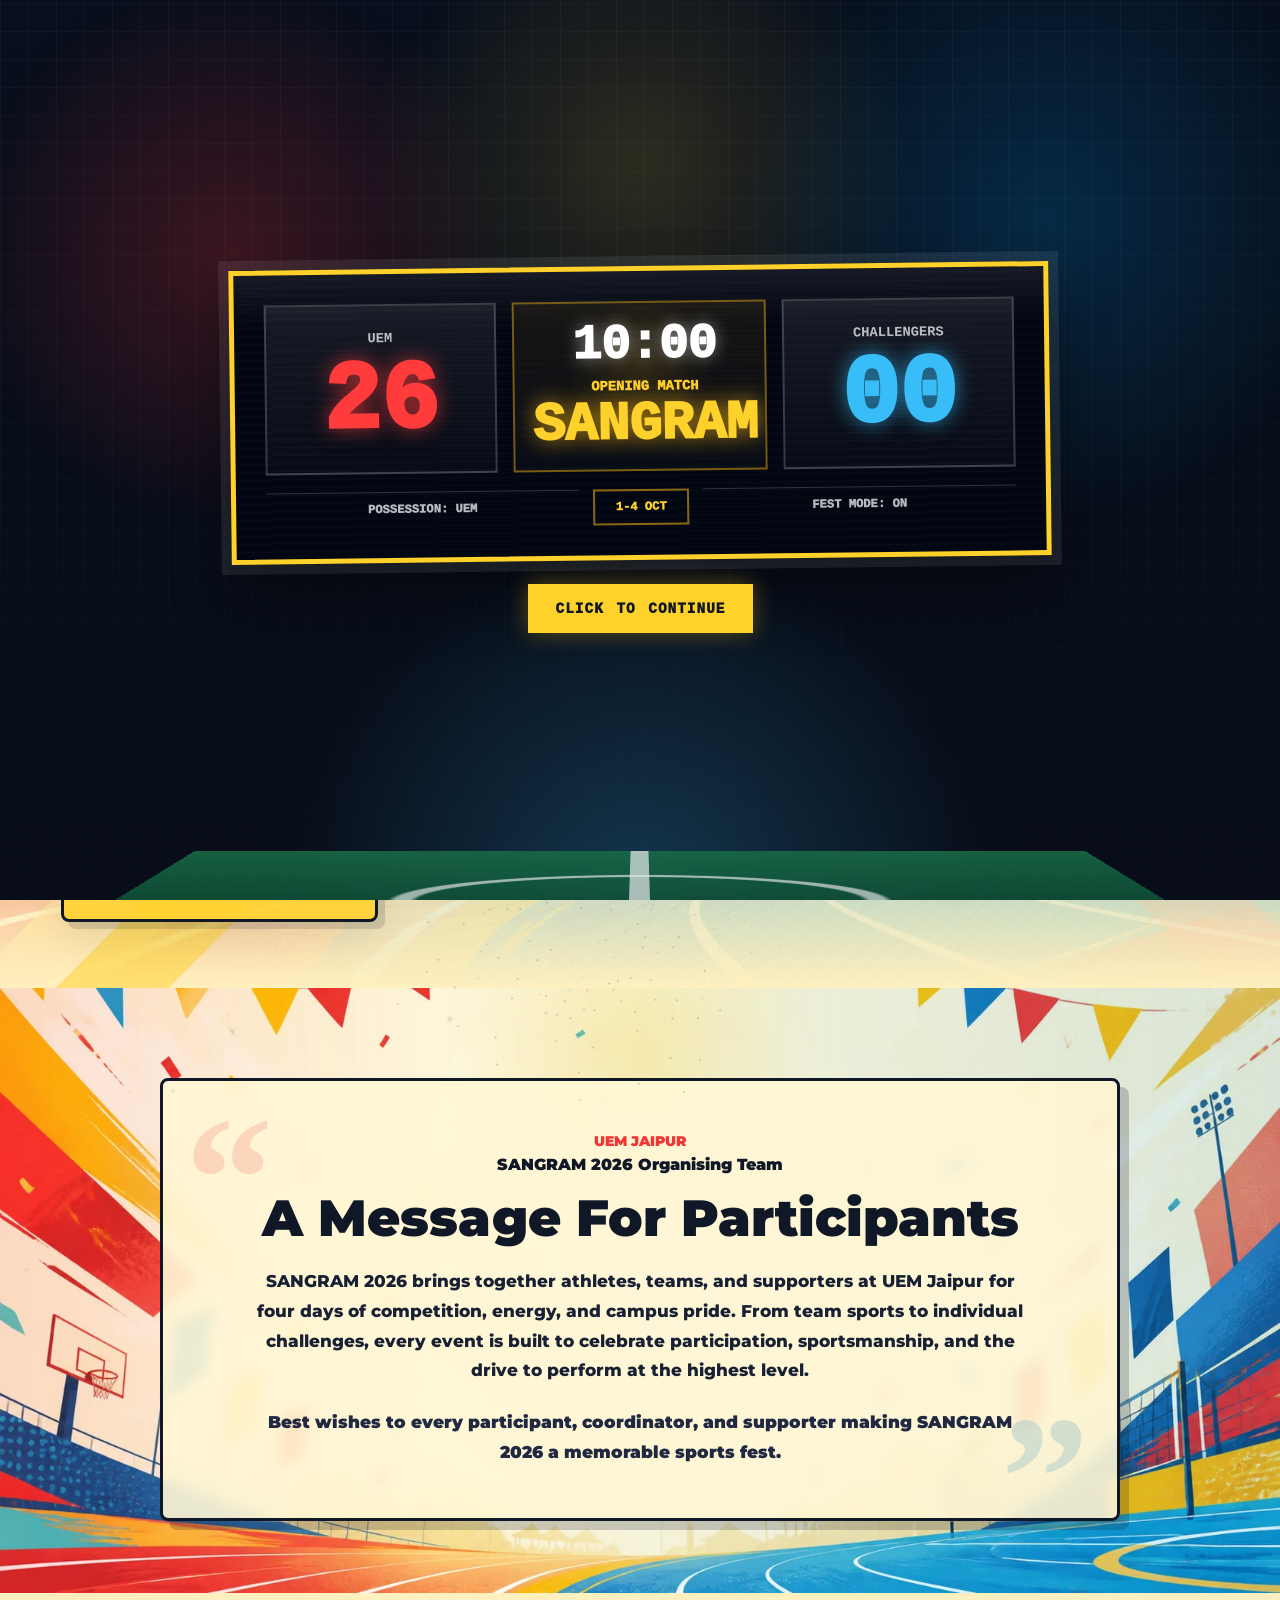
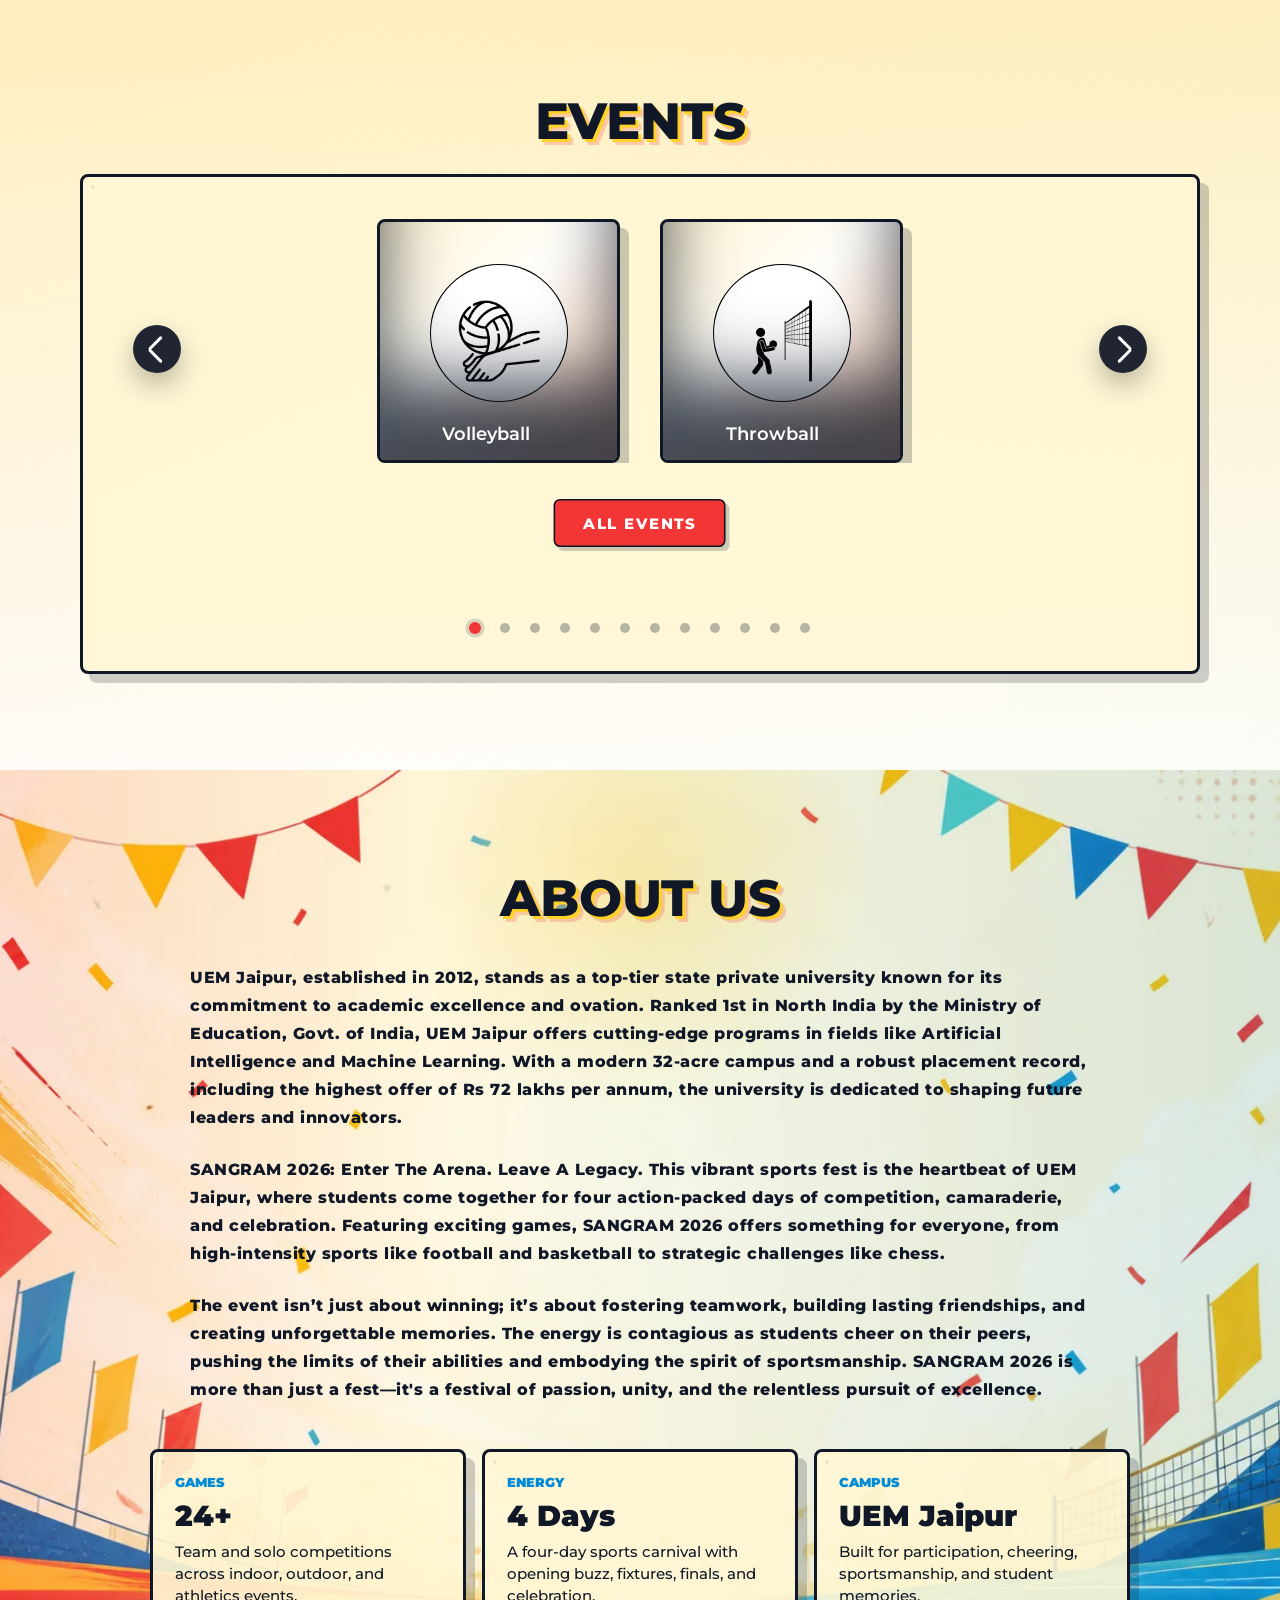
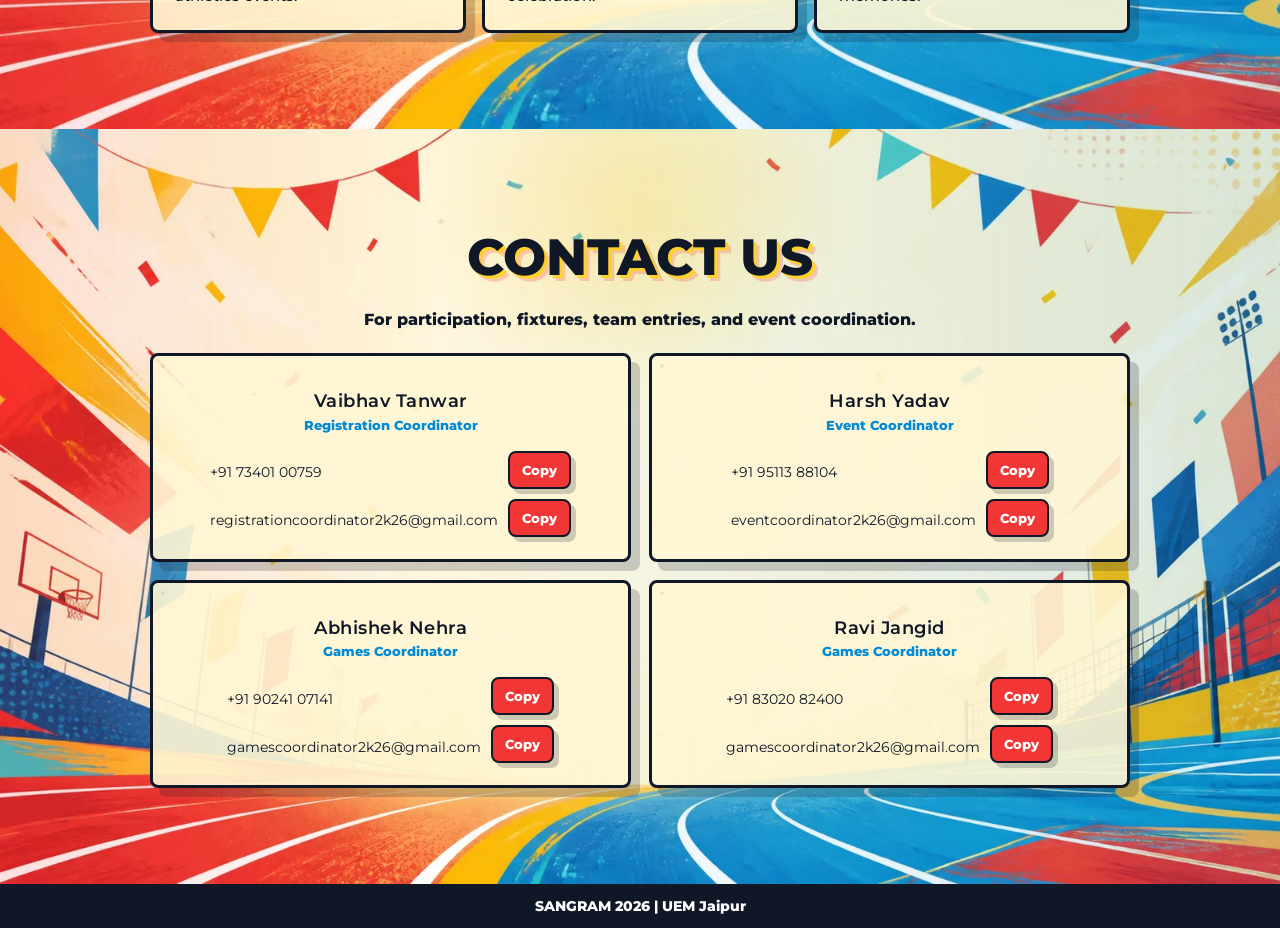
<file: index.html>
<!DOCTYPE html>
<html> 

<head>
  <meta charset="utf-8" />
  <meta content="IE=edge" http-equiv="X-UA-Compatible" />

  <title>SANGRAM 2026</title>
  <meta
    content="SANGRAM 2026: Enter The Arena. Leave A Legacy. This vibrant sports fest is the heartbeat of UEM Jaipur,
    where students come together for four action-packed days of competition, camaraderie, and
    celebration. Featuring exciting games, SANGRAM 2026 offers something for everyone, from high-intensity
    sports like football and basketball to strategic challenges like chess. "
    name="description" />

  <meta content="width=device-width, initial-scale=1" name="viewport" />
  <link href="https://www.dafontfree.net/embed/em9uYS1wcm8tdGhpbiZkYXRhLzUxL3ovMjE1MjMvWm9uYVByby1UaGluLm90Zg"
    rel="stylesheet" type="text/css" />
  <link href="Assets/Logo.png" rel="shortcut icon" type="image/x-icon" />
  <link href="https://maxcdn.bootstrapcdn.com/font-awesome/4.7.0/css/font-awesome.min.css" rel="stylesheet" />
  <link href="https://fonts.googleapis.com" rel="preconnect" />
  <link crossorigin href="https://fonts.gstatic.com" rel="preconnect" />
  <link href="https://fonts.googleapis.com/css2?family=Montserrat:wght@300;400;500;600;700&display=swap"
    rel="stylesheet" />
  <link href="Styles/index.css" rel="stylesheet" />
  <link href="Styles/responsive.css" rel="stylesheet" />
  <link href="Styles/respDesktop.css" rel="stylesheet" />
  <link href="Styles/contact.css" rel="stylesheet" />
  <link href="Styles/about.css" rel="stylesheet" />
  <link href="Styles/events.css?v=arrow-side" rel="stylesheet" />
  <link rel="stylesheet" href="Styles/loader.css" />
  <link href="Styles/sangram2026.css?v=functional-scoreboard-entry-v3" rel="stylesheet" />

  <script defer src="Scripts/index.js?v=event-dates-october"></script>
  <script defer src="Scripts/loaderIndex.js?v=skip-entry-on-back-v1"></script>
  <script defer src="Scripts/hamburger.js?v=debug-fixes"></script>
  <script defer src="Scripts/events.js?v=debug-fixes"></script>
  <script defer src="Scripts/about.js"></script>
  <script defer src="Scripts/contacts.js?v=debug-fixes"></script>
  <script defer src="Scripts/sangram2026.js?v=event-dates-october"></script>
</head>

<body>
  <div class="loader">
    <div class="video-wrapper">
      <div class="score-shell" aria-label="SANGRAM opening scoreboard">
        <div class="score-team">
          <div class="team-name">UEM</div>
          <div class="score score-home">26</div>
        </div>
        <div class="score-center">
          <div class="clock">10:00</div>
          <div class="period">Opening Match</div>
          <div class="score-title">SANGRAM</div>
        </div>
        <div class="score-team">
          <div class="team-name">Challengers</div>
          <div class="score score-away">00</div>
        </div>
      </div>
      <div class="board-footer">
        <div class="stat">Possession: UEM</div>
        <div class="stat stat-center">1-4 Oct</div>
        <div class="stat">Fest Mode: On</div>
      </div>
    </div>

    <div class="hide">CLICK TO CONTINUE</div>
  </div>

  <div class="ham-grid">
    <div class="ham-logo ham-hide"><img src="Assets/ham-logo.png" /></div>
    <div class="ham-img ham-hide">
      <img src="Assets/ham-img.png" /><span></span>
    </div>

    <div class="ham-links">
      <div>
        <a href="Templates/ignition.html">ALL EVENTS</a>
        <a href="https://photos.app.goo.gl/xGoufD8RySJaYyUv5">GALLERY</a>
        <!---<a href="Templates/sponsors.html">SPONSORS</a>--->
        <!---<a href="https://dvm-bitspilani.github.io/bosm-2019-main/">ARCHIVES</a>--->
        <!---<a style="display: none" href="#">LOGIN</a>--->
        <!---<a href="Templates/developers.html">DEVELOPERS</a>--->
      </div>
    </div>

    <div class="ham-text ham-hide">
      <img src="Assets/ham-text.png" /><span></span>
    </div>
    <div class="ham-icons ham-hide">
      <a href="https://chat.whatsapp.com/ED9qVYV13tIEj7Zua2uixJ" target="_blank" data-config-link="whatsapp">
        <img aria-hidden="true" src="Assets/whatsapp.png" class="ham-icon" />
      </a>
    </div>
  </div>
  <div class="scrollNav" id="sideScroll">
    <!-- <div class="navBut" id="sponsors">SPONSORS</div> -->
    <div id="contact"><a class="navBut" href="#contactUs">CONTACT</a></div>
    <div id="events"><a class="navBut" href="#eventsHere">EVENTS</a></div>
    <div id="about"><a class="navBut" href="#about-sec">ABOUT</a></div>
    <div id="main"><a class="navBut" href="#">HOME</a></div>
  </div>

  <div class="lines">
    <div class="line" id="l1">
      <img src="./Assets/Line.png" />
    </div>

    <div class="line" id="l2">
      <img src="./Assets/Line.png" />
    </div>

    <div class="line" id="l3">
      <img src="./Assets/RedLine.png" />
    </div>

    <div class="line" id="l4">
      <img src="./Assets/RedLine.png" />
    </div>

    <div class="line" id="l5">
      <img src="./Assets/BlueLine.png" />
    </div>

    <div class="line" id="l6">
      <img src="./Assets/BlueLine.png" />
    </div>

    <div class="line" id="l7">
      <img src="./Assets/RedLine.png" />
    </div>

    <div class="line" id="l8">
      <img src="./Assets/Line.png" />
    </div>

    <div class="line" id="l9">
      <img src="./Assets/Line.png" />
    </div>

    <div class="line" id="l10">
      <img src="./Assets/RedLine.png" />
    </div>

    <div class="line" id="l11">
      <img src="./Assets/BlueLine.png" />
    </div>
  </div>

  <img class="phoneBgMain" src="Assets/phoneMainBg.png" />

  <img class="bgMain" src="Assets/bgMain.png" />

  <img class="fall-red" src="Assets/fall-red.png" />

  <img class="fall-blue" src="Assets/fall-blue.png" />

  <img class="fall-yellow" src="Assets/fall-yellow.png" />

  <img class="fall-red late-1" src="Assets/fall-red.png" />

  <img class="fall-blue late-1" src="Assets/fall-blue.png" />

  <img class="fall-yellow late-1" src="Assets/fall-yellow.png" />

  <img class="fall-red late-2" src="Assets/fall-red.png" />

  <img class="fall-blue late-2" src="Assets/fall-blue.png" />

  <img class="fall-yellow late-2" src="Assets/fall-yellow.png" />

  <img class="bg-red" src="Assets/rs.png" />

  <img class="bg-blue" src="Assets/bs.png" />

  <img class="bg-yellow" src="Assets/ys.png" />

  <div class="home-page">
    <nav class="nav">
      <div class="left">
        <img src="Assets/Logo.png" />
      </div>

      <div class="right">
        <!---<a class="spon" href="Templates/sponsors.html">SPONSORS</a>-->
        <a class="regist" href="links.html" id="desktopRegist" data-config-link="registration">REGISTRATION</a>
        <a class="event-pics-nav" href="https://photos.app.goo.gl/xGoufD8RySJaYyUv5" target="_blank" rel="noopener">EVENT PICS</a>
      </div>
    </nav>

    <main>
      <div class="pictures sec-head">
        <img class="extra-player extra-player-red" src="Assets/2026/extra-player-red.webp" alt="" decoding="async" />
        <img class="extra-player extra-player-blue" src="Assets/2026/extra-player-blue.webp" alt="" decoding="async" />
        <img class="extra-player extra-player-yellow" src="Assets/2026/extra-player-yellow.webp" alt="" decoding="async" />
        <img class="extra-player extra-player-green" src="Assets/2026/extra-player-green.webp" alt="" decoding="async" />

        <div class="leftImg">
          <img class="rp player" src="Assets/Red.png" />
        </div>

        <div class="centerImg">
          <img class="bp player" src="Assets/Blue.png" />
        </div>

        <div class="rightImg">
          <img class="yp player" src="Assets/Yellow.png" />
        </div>
      </div>

      <div class="hero-arena" aria-hidden="true">
        <div class="arena-track"></div>
        <div class="arena-podium"></div>
      </div>

      <div class="text">
        <p class="hero-kicker" id="bosmr">UEM Jaipur Sports Fest</p>
        <h1 id="bosm"><span class="title-word title-word-main">SANGRAM</span> <span class="title-word title-word-year">2026</span></h1>
        <p class="hero-tagline">Enter The Arena. Leave A Legacy.</p>
        <div class="hero-actions">
          <a class="hero-button hero-button-primary" href="links.html" data-config-link="registration">Register Now</a>
          <a class="hero-button hero-button-secondary" href="#eventsHere">Explore Events</a>
        </div>
      </div>

      <a class="regist" href="links.html" id="phoneRegist" data-config-link="registration">REGISTER</a>
    </main>

    <footer>
      <div class="time">
        <div class="numbers">
          <div id="days">0</div>
          <span>:</span>
          <div id="hours">0</div>
          <span>:</span>
          <div id="min">0</div>
        </div>

        <div class="labels">
          <div class="label-1">DAYS</div>
          <div class="label-2">HOURS</div>
          <div class="label-3">MINUTES</div>
        </div>
      </div>

      <div class="socials">
        <a href="https://chat.whatsapp.com/ED9qVYV13tIEj7Zua2uixJ" target="_blank" data-config-link="whatsapp">
          <i aria-hidden="true" class="fa fa-whatsapp"></i>
        </a>
      </div>
    </footer>
  </div>

  <div class="transition"></div>

  <section class="sf-quote-section sec-head" id="message">
    <div class="sf-quote-card">
      <span class="sf-quote-mark sf-quote-start">“</span>
      <div class="sf-quote-meta">
        <span>UEM Jaipur</span>
        <strong>SANGRAM 2026 Organising Team</strong>
      </div>
      <h2>A Message For Participants</h2>
      <p>
        SANGRAM 2026 brings together athletes, teams, and supporters at UEM Jaipur for four days of
        competition, energy, and campus pride. From team sports to individual challenges, every event
        is built to celebrate participation, sportsmanship, and the drive to perform at the highest level.
      </p>
      <p class="sf-quote-wish">
        Best wishes to every participant, coordinator, and supporter making SANGRAM 2026 a memorable
        sports fest.
      </p>
      <span class="sf-quote-mark sf-quote-end">”</span>
    </div>
  </section>

  <section class="events sec-head" id="eventsHere">
    <img class="events-bg" src="./Assets/bgEvents.png" />
    <img class="events-bg-phone" src="./Assets/bgAboutPhone.png" />
    <h2 class="sec-header">EVENTS</h2>
    <div id="evt-cont">
      <div id="evt-arrow-left"></div>
      <div id="evt-arrow-right"></div>
      <div id="events-cont"></div>
      <button id="evt-cont__guidelines"
        onclick="window.location.href='Templates/ignition.html';">
        All Events
      </button>
      <div id="event-dots-cont"></div>
    </div>
  </section>

  <section id="about-sec" class="sec-head">
    <img class="about-bg" src="./Assets/bgAbout.png" />
    <img class="about-bg-phone" src="./Assets/bgAboutPhone.png" />
    <div id="about-txt">
      <h2 class="sec-header">ABOUT US</h2>
      <p class="about-par">
        UEM Jaipur, established in 2012, stands as a top-tier state private university known for its 
        commitment to academic excellence and ovation. Ranked 1st in North India by the Ministry of 
        Education, Govt. of India, UEM Jaipur offers cutting-edge programs in fields like Artificial 
        Intelligence and Machine Learning. With a modern 32-acre campus and a robust placement record, 
        including the highest offer of Rs 72 lakhs per annum, the university is dedicated to shaping 
        future leaders and innovators.
      </p>

      <p class="about-par">
        SANGRAM 2026: Enter The Arena. Leave A Legacy. This vibrant sports fest is the heartbeat of UEM Jaipur,
        where students come together for four action-packed days of competition, camaraderie, and
        celebration. Featuring exciting games, SANGRAM 2026 offers something for everyone, from high-intensity
        sports like football and basketball to strategic challenges like chess.
      </p>

      <p class="about-par">
        The event isn’t just about winning; it’s about fostering teamwork, building lasting friendships, 
        and creating unforgettable memories. The energy is contagious as students cheer on their peers, 
        pushing the limits of their abilities and embodying the spirit of sportsmanship. SANGRAM 2026 is more 
        than just a fest—it's a festival of passion, unity, and the relentless pursuit of excellence.
      </p>

      <div class="sf-info-grid" aria-label="Sangram 2026 quick information">
        <div class="sf-info-card">
          <span>Games</span>
          <strong>24+</strong>
          <p>Team and solo competitions across indoor, outdoor, and athletics events.</p>
        </div>
        <div class="sf-info-card">
          <span>Energy</span>
          <strong>4 Days</strong>
          <p>A four-day sports carnival with opening buzz, fixtures, finals, and celebration.</p>
        </div>
        <div class="sf-info-card">
          <span>Campus</span>
          <strong>UEM Jaipur</strong>
          <p>Built for participation, cheering, sportsmanship, and student memories.</p>
        </div>
      </div>
    </div>

    <div id="about-line"></div>

    <div id="about-right">
      <div id="about-car-cont">
        <div id="about-car">
          <div id="about-car-back"></div>
        </div>

        <div id="about-dots-cont"></div>
      </div>

      <div id="about-tweet"></div>
    </div>
  </section>

  <section class="contact sec-head" id="contactUs">
    <!-- <img class="contactBgPhone" src="./Assets/phoneContactBg.png" /> -->
    <h2 class="sec-header">CONTACT US</h2>
    <p class="contactIntro">For participation, fixtures, team entries, and event coordination.</p>
    <div class="contactCont" id="editableContacts" aria-live="polite"></div>
    <p class="copyToast" id="copyToast">Copied</p>
  </section>


  <div id="love">
    <div class="foot">
      SANGRAM 2026 | UEM Jaipur
    </div>
  </div>
</body>

</html>
</file>
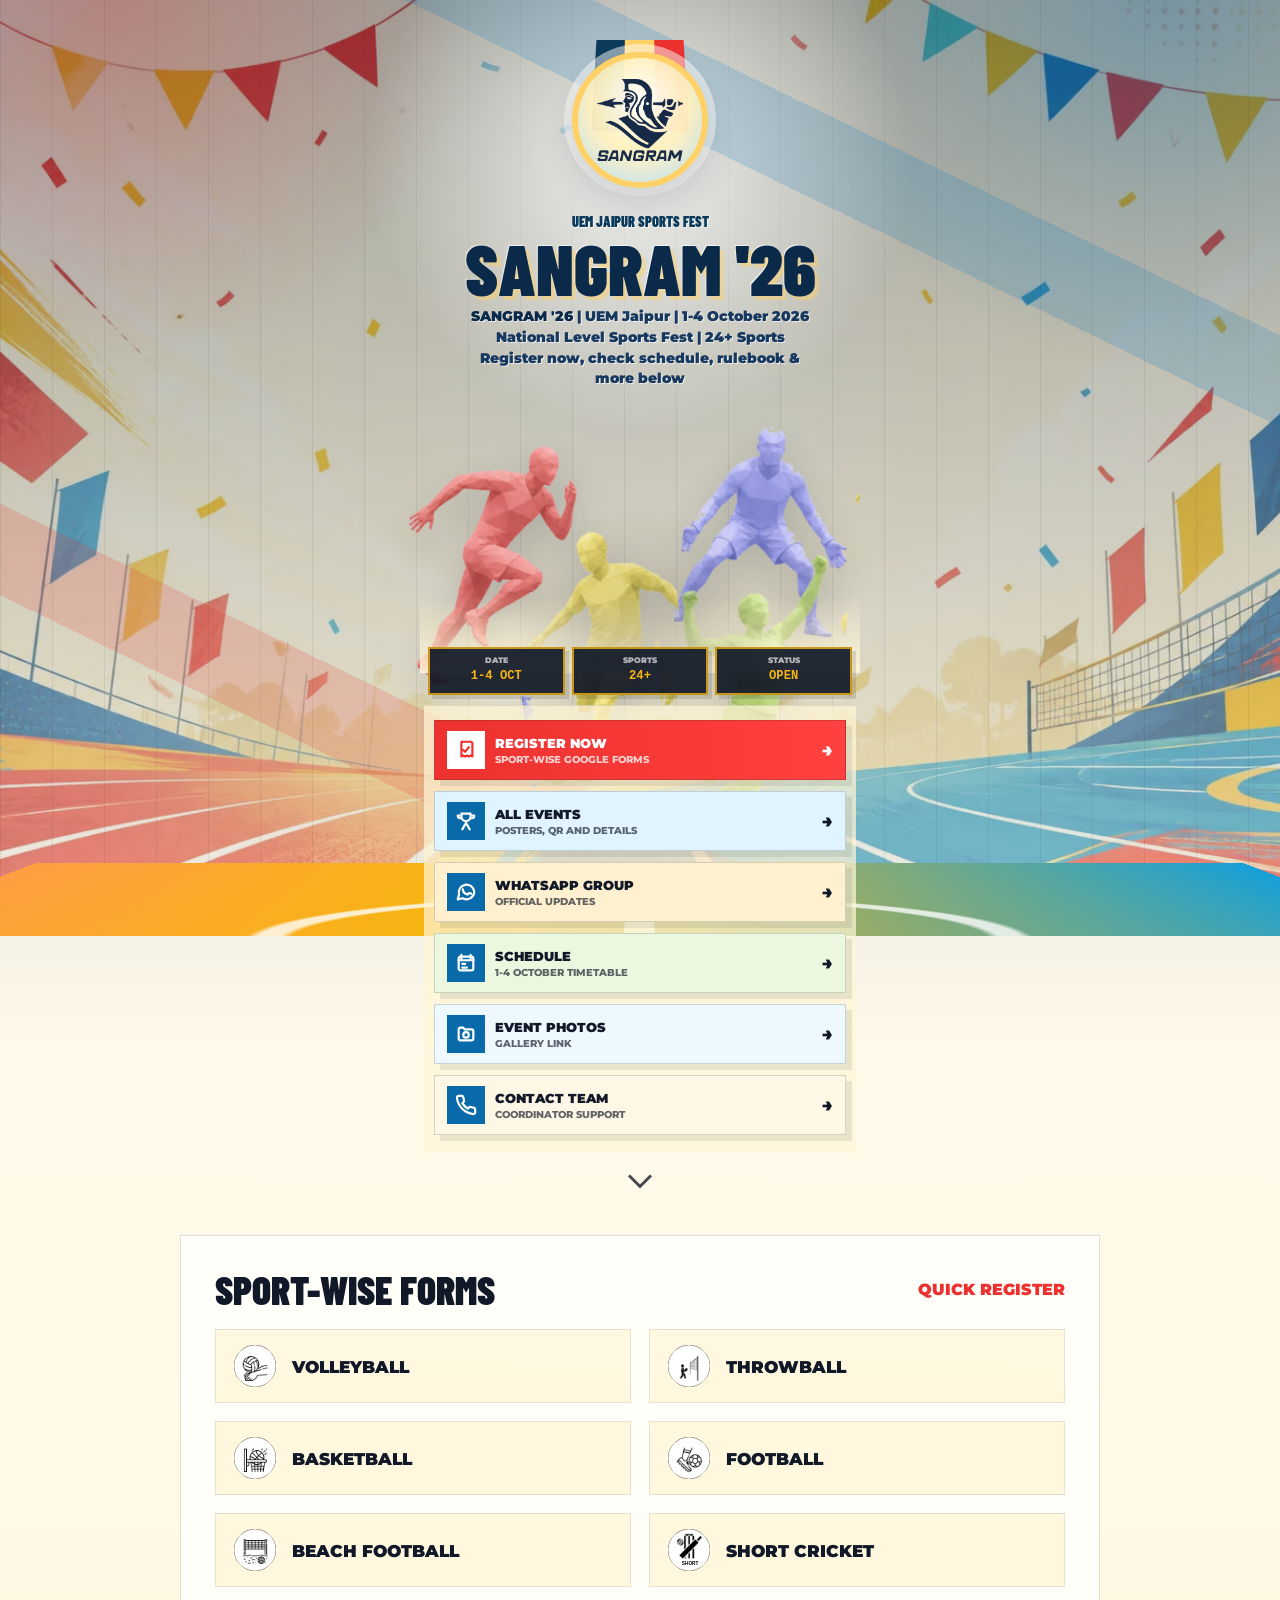
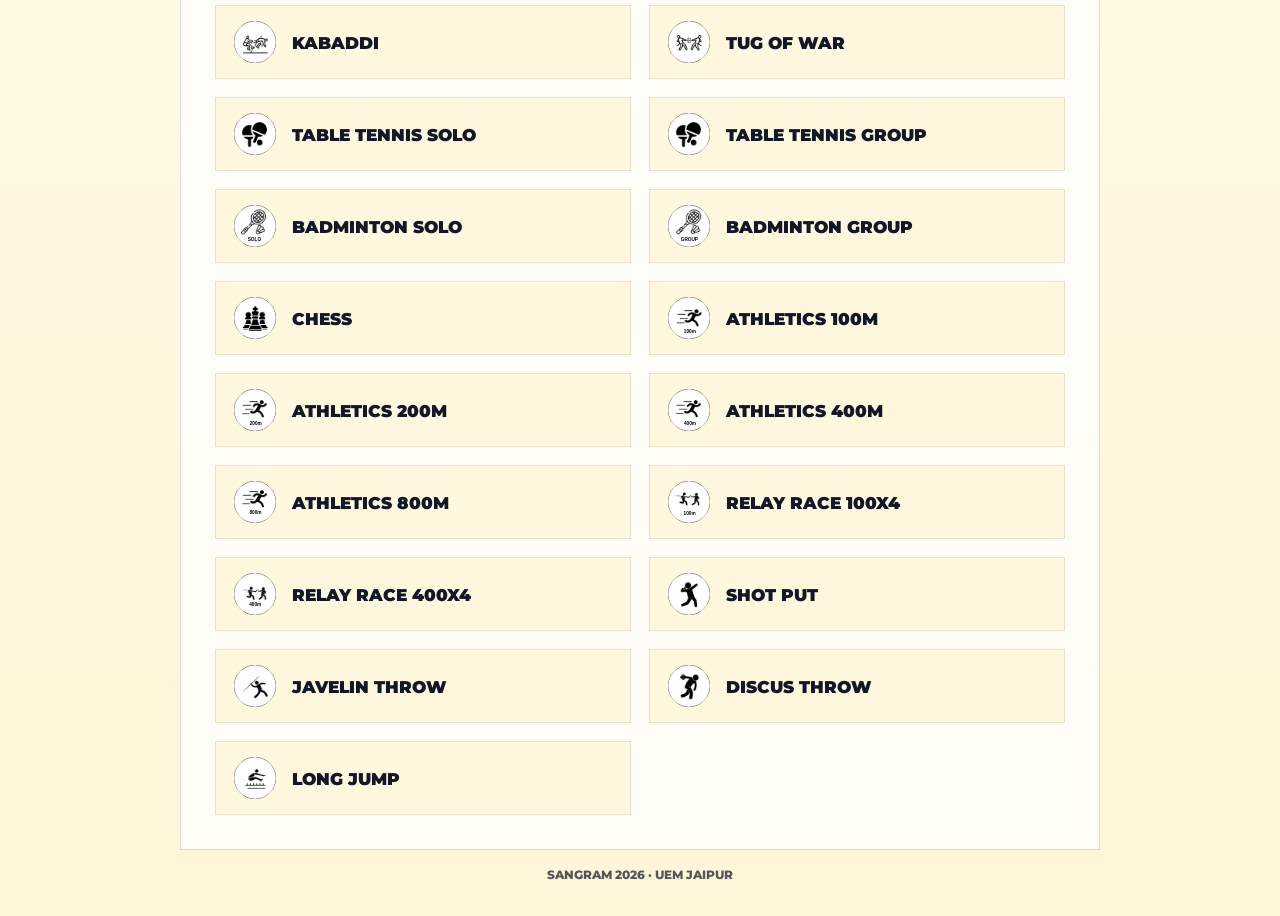
<file: links.html>
<!DOCTYPE html>
<html lang="en">

<head>
  <meta charset="utf-8" />
  <meta content="IE=edge" http-equiv="X-UA-Compatible" />
  <meta content="width=device-width, initial-scale=1" name="viewport" />
  <title>SANGRAM 2026 Links</title>
  <meta
    content="Official SANGRAM 2026 quick links for registration, events, WhatsApp, schedule, gallery, and contact details."
    name="description" />
  <link href="Assets/Logo.png" rel="shortcut icon" type="image/x-icon" />
  <link href="https://fonts.googleapis.com" rel="preconnect" />
  <link crossorigin href="https://fonts.gstatic.com" rel="preconnect" />
  <link href="https://fonts.googleapis.com/css2?family=Barlow+Condensed:wght@700;800;900&family=Montserrat:wght@500;700;800;900&display=swap"
    rel="stylesheet" />
  <style>
    :root {
      --ink: #111827;
      --red: #ec312f;
      --blue: #0475bd;
      --yellow: #f7b512;
      --cream: #fff5d6;
    }

    * {
      box-sizing: border-box;
      letter-spacing: 0;
    }

    html,
    body {
      margin: 0;
      min-height: 100%;
      overflow-x: hidden;
    }

    html {
      scroll-behavior: smooth;
    }

    body {
      background:
        linear-gradient(180deg, rgba(6, 23, 50, 0.38), rgba(255, 245, 214, 0.5) 42%, rgba(255, 245, 214, 0.96)),
        url("Assets/2026/sports-carnival-bg.webp") center center / cover fixed no-repeat;
      color: var(--ink);
      font-family: "Montserrat", Arial, sans-serif;
      padding: 18px 12px 34px;
    }

    body::before {
      background:
        linear-gradient(26deg, transparent 0 20%, rgba(236, 49, 47, 0.18) 20% 26%, transparent 26% 72%, rgba(4, 117, 189, 0.18) 72% 78%, transparent 78%),
        radial-gradient(circle at 50% 18%, rgba(255, 255, 255, 0.82), transparent 28%),
        radial-gradient(circle at 9% 0%, rgba(236, 49, 47, 0.26), transparent 24%),
        radial-gradient(circle at 91% 0%, rgba(4, 117, 189, 0.26), transparent 25%),
        repeating-linear-gradient(90deg, rgba(17, 24, 39, 0.07) 0 1px, transparent 1px 52px);
      content: "";
      inset: 0;
      pointer-events: none;
      position: fixed;
    }

    .page {
      margin: 0 auto;
      max-width: min(1040px, calc(100vw - 24px));
      min-height: 100vh;
      position: relative;
      z-index: 1;
    }

    .quick-page {
      align-content: start;
      display: grid;
      margin: 0 auto;
      max-width: 440px;
      min-height: 100svh;
      padding-bottom: 46px;
      position: relative;
    }

    .quick-page::after {
      border-bottom: 3px solid rgba(17, 24, 39, 0.78);
      border-right: 3px solid rgba(17, 24, 39, 0.78);
      bottom: 14px;
      content: "";
      height: 14px;
      left: 50%;
      position: absolute;
      transform: translateX(-50%) rotate(45deg);
      width: 14px;
    }

    .hero {
      align-items: center;
      display: grid;
      gap: 12px;
      justify-items: center;
      padding: 12px 8px 6px;
      text-align: center;
    }

    .medal-hero {
      display: grid;
      gap: 9px;
      justify-items: center;
      max-width: 100%;
      padding: 6px 12px 12px;
      position: relative;
      width: 100%;
    }

    .medal-wrap {
      align-items: center;
      display: grid;
      justify-items: center;
      min-height: 168px;
      position: relative;
      width: 168px;
    }

    .medal-wrap::before {
      background: linear-gradient(90deg, #0b3a5b 0 33%, #ffd166 33% 66%, #ec312f 66%);
      content: "";
      height: 94px;
      left: 50%;
      position: absolute;
      top: 0;
      transform: translateX(-50%) perspective(220px) rotateX(15deg);
      width: 92px;
      z-index: 0;
    }

    .logo-card {
      align-items: center;
      background:
        radial-gradient(circle at 50% 35%, rgba(255, 255, 255, 0.98), rgba(255, 241, 190, 0.96) 48%, rgba(209, 238, 255, 0.94));
      border: 6px solid #ffd166;
      border-radius: 999px;
      box-shadow:
        0 18px 34px rgba(17, 24, 39, 0.16),
        0 0 0 8px rgba(255, 255, 255, 0.5),
        inset 0 -10px 18px rgba(4, 117, 189, 0.08);
      display: grid;
      height: 136px;
      justify-items: center;
      padding: 10px;
      position: relative;
      transform: none;
      width: 136px;
      z-index: 1;
    }

    .logo-card img {
      display: block;
      filter: brightness(0) saturate(100%) invert(13%) sepia(42%) saturate(1059%) hue-rotate(179deg) brightness(92%) contrast(94%);
      max-height: 82%;
      max-width: 82%;
    }

    .kicker {
      color: #0b3a5b;
      font-family: "Barlow Condensed", "Montserrat", Arial, sans-serif;
      font-size: 0.9rem;
      font-weight: 900;
      margin: 0;
      position: relative;
      text-shadow: 1px 1px 0 rgba(255, 255, 255, 0.72);
      text-transform: uppercase;
      z-index: 1;
    }

    h1 {
      color: #0b2a4a;
      font-family: "Barlow Condensed", "Montserrat", Arial, sans-serif;
      font-size: clamp(3rem, 16vw, 4.45rem);
      font-weight: 900;
      line-height: 0.82;
      margin: 0;
      position: relative;
      text-shadow:
        4px 4px 0 rgba(255, 209, 102, 0.48),
        -1px -1px 0 rgba(255, 255, 255, 0.66);
      text-transform: uppercase;
      z-index: 1;
    }

    .tagline {
      color: #17385f;
      font-size: 0.86rem;
      font-weight: 900;
      line-height: 1.5;
      margin: 0;
      max-width: 360px;
      position: relative;
      text-shadow: 1px 1px 0 rgba(255, 255, 255, 0.66);
      z-index: 1;
    }

    .tagline strong {
      color: #0b2a4a;
      font-weight: 900;
      white-space: nowrap;
    }

    .players {
      height: 276px;
      margin: -10px 0 -26px;
      overflow: visible;
      position: relative;
      z-index: 1;
    }

    .players::before {
      background:
        radial-gradient(ellipse at 50% 96%, rgba(17, 24, 39, 0.16), transparent 42%),
        linear-gradient(180deg, transparent 0 72%, rgba(255, 245, 214, 0.92) 100%);
      content: "";
      inset: 0;
      pointer-events: none;
      position: absolute;
      z-index: 3;
    }

    .player {
      display: block;
      filter: drop-shadow(0 18px 20px rgba(17, 24, 39, 0.18));
      height: auto;
      opacity: 0.9;
      position: absolute;
      user-select: none;
    }

    .player-red {
      left: -4%;
      top: 58px;
      transform: rotate(-9deg);
      width: 43%;
    }

    .player-blue {
      left: 60%;
      top: 30px;
      transform: rotate(6deg);
      width: 39%;
    }

    .player-yellow {
      left: 22%;
      top: 135px;
      transform: rotate(-7deg);
      width: 38%;
    }

    .player-green {
      left: 52%;
      top: 146px;
      transform: rotate(9deg);
      width: 36%;
    }

    .status {
      display: grid;
      gap: 7px;
      grid-template-columns: 1fr 1fr 1fr;
      padding: 0 8px 10px;
      position: relative;
      z-index: 4;
    }

    .stat {
      background: rgba(17, 24, 39, 0.92);
      border: 2px solid rgba(247, 181, 18, 0.78);
      box-shadow: 4px 4px 0 rgba(17, 24, 39, 0.13);
      color: white;
      display: grid;
      min-height: 48px;
      padding: 7px 4px;
      text-align: center;
    }

    .stat span {
      color: rgba(255, 255, 255, 0.66);
      font-size: 0.48rem;
      font-weight: 900;
      text-transform: uppercase;
    }

    .stat strong {
      color: var(--yellow);
      font-family: ui-monospace, SFMono-Regular, Menlo, Monaco, Consolas, monospace;
      font-size: 0.76rem;
      font-weight: 900;
      margin-top: 2px;
      text-transform: uppercase;
    }

    .links {
      background: rgba(255, 245, 214, 0.72);
      border-top: 1px solid rgba(17, 24, 39, 0.1);
      display: grid;
      gap: 11px;
      margin: 0 4px;
      padding: 14px 10px 18px;
      position: relative;
      z-index: 4;
    }

    .link-card {
      align-items: center;
      background: rgba(255, 255, 255, 0.84);
      border: 1px solid rgba(17, 24, 39, 0.17);
      box-shadow: 6px 6px 0 rgba(17, 24, 39, 0.09);
      color: var(--ink);
      display: grid;
      gap: 10px;
      grid-template-columns: 38px 1fr auto;
      min-height: 60px;
      padding: 10px 12px;
      text-decoration: none;
      transition: transform 160ms ease, box-shadow 160ms ease;
    }

    .link-card:hover {
      box-shadow: 8px 8px 0 rgba(17, 24, 39, 0.13);
      transform: translate(-2px, -2px);
    }

    .link-card.primary {
      background: linear-gradient(90deg, var(--red), #ff413f);
      color: white;
    }

    .link-card:not(.primary):nth-child(2) {
      background: #dff4ff;
    }

    .link-card:not(.primary):nth-child(3) {
      background: #fff0cf;
    }

    .link-card:not(.primary):nth-child(4) {
      background: #ecf7df;
    }

    .link-card:not(.primary):nth-child(5) {
      background: #eef8ff;
    }

    .link-card:not(.primary):nth-child(6) {
      background: #fff7e6;
    }

    .icon {
      align-items: center;
      background: #086aa8;
      color: white;
      display: grid;
      font-size: 0.85rem;
      font-weight: 900;
      height: 38px;
      justify-items: center;
      width: 38px;
    }

    .icon svg {
      height: 22px;
      stroke-width: 2.4;
      width: 22px;
    }

    .primary .icon {
      background: white;
      color: var(--red);
    }

    .link-card strong {
      display: block;
      font-size: 0.82rem;
      font-weight: 900;
      text-transform: uppercase;
    }

    .link-card small {
      display: block;
      font-size: 0.6rem;
      font-weight: 800;
      margin-top: 3px;
      opacity: 0.66;
      text-transform: uppercase;
    }

    .primary small {
      opacity: 0.76;
    }

    .arrow {
      font-size: 1.1rem;
      font-weight: 900;
    }

    .event-panel {
      background: rgba(255, 255, 255, 0.74);
      border: 1px solid rgba(17, 24, 39, 0.14);
      margin: 36px auto 0;
      max-width: min(920px, 100%);
      min-height: calc(100svh - 112px);
      padding: clamp(18px, 3vw, 34px);
      position: relative;
      z-index: 4;
      width: 100%;
    }

    .event-title {
      align-items: center;
      display: flex;
      justify-content: space-between;
      margin: 0 0 20px;
    }

    .event-title h2 {
      font-family: "Barlow Condensed", "Montserrat", Arial, sans-serif;
      font-size: clamp(1.7rem, 4vw, 2.45rem);
      font-weight: 900;
      line-height: 1;
      margin: 0;
      text-transform: uppercase;
    }

    .event-title span {
      color: var(--red);
      font-size: clamp(0.82rem, 1.6vw, 1rem);
      font-weight: 900;
      text-transform: uppercase;
    }

    .event-grid {
      display: grid;
      gap: clamp(10px, 1.5vw, 18px);
      grid-template-columns: 1fr 1fr;
    }

    .event-link {
      align-items: center;
      background: rgba(255, 245, 214, 0.72);
      border: 1px solid rgba(17, 24, 39, 0.1);
      color: var(--ink);
      display: flex;
      font-size: clamp(0.88rem, 1.45vw, 1.08rem);
      font-weight: 900;
      gap: clamp(10px, 1.4vw, 16px);
      min-height: clamp(58px, 7vw, 74px);
      padding: 12px clamp(12px, 1.8vw, 18px);
      text-decoration: none;
      text-transform: uppercase;
    }

    .event-link:hover {
      background: var(--yellow);
    }

    .event-link img {
      height: clamp(30px, 4vw, 42px);
      width: clamp(30px, 4vw, 42px);
    }

    footer {
      color: rgba(17, 24, 39, 0.72);
      font-size: 0.72rem;
      font-weight: 800;
      padding: 18px 0 0;
      text-align: center;
      text-transform: uppercase;
    }

    body::after {
      background:
        linear-gradient(90deg, transparent 49%, rgba(255, 255, 255, 0.78) 49% 51%, transparent 51%),
        radial-gradient(ellipse at 50% 100%, transparent 0 31%, rgba(255, 255, 255, 0.78) 32% 34%, transparent 35%),
        linear-gradient(90deg, #ff9d43, var(--yellow) 36%, #16a0d8);
      bottom: -4%;
      content: "";
      height: 18%;
      left: -12%;
      pointer-events: none;
      position: fixed;
      right: -12%;
      transform: perspective(420px) rotateX(54deg);
      transform-origin: bottom;
    }

    @media (max-width: 380px) {
      .page {
        max-width: 440px;
      }

      .players {
        height: 246px;
      }

      .link-card {
        grid-template-columns: 34px 1fr auto;
        padding-inline: 9px;
      }

      .icon {
        height: 34px;
        width: 34px;
      }

      .logo-card {
        height: 118px;
        width: 118px;
      }

      .medal-wrap {
        min-height: 150px;
        width: 150px;
      }
    }

    @media (max-width: 640px) {
      body {
        padding-inline: 10px;
      }

      .page,
      .quick-page {
        max-width: 440px;
      }

      .event-panel {
        margin-top: 28px;
        min-height: auto;
        padding: 16px 12px;
      }

      .event-title {
        align-items: flex-start;
        flex-direction: column;
        gap: 5px;
      }

      .event-grid {
        grid-template-columns: 1fr;
      }

      .event-link {
        min-height: 58px;
      }
    }
  </style>
</head>

<body>
  <main class="page">
    <section class="quick-page" aria-label="SANGRAM 2026 quick links">
      <section class="hero" aria-label="SANGRAM 2026 links">
        <div class="medal-hero">
          <div class="medal-wrap">
            <a class="logo-card" href="index.html" aria-label="Open SANGRAM 2026 website">
              <img src="Assets/Logo.png" alt="SANGRAM logo" />
            </a>
          </div>
          <p class="kicker">UEM Jaipur Sports Fest</p>
          <h1>SANGRAM '26</h1>
          <p class="tagline">
            <strong>SANGRAM '26</strong> | UEM Jaipur | 1-4 October 2026<br>
            National Level Sports Fest | 24+ Sports<br>
            Register now, check schedule, rulebook &amp; more below
          </p>
        </div>
      </section>

      <section class="players" aria-hidden="true">
        <img class="player player-red" src="Assets/2026/extra-player-red.webp" alt="" decoding="async" />
        <img class="player player-blue" src="Assets/2026/extra-player-blue.webp" alt="" decoding="async" />
        <img class="player player-yellow" src="Assets/2026/extra-player-yellow.webp" alt="" decoding="async" />
        <img class="player player-green" src="Assets/2026/extra-player-green.webp" alt="" decoding="async" />
      </section>

      <section class="status" aria-label="SANGRAM status">
        <div class="stat"><span>Date</span><strong>1-4 Oct</strong></div>
        <div class="stat"><span>Sports</span><strong>24+</strong></div>
        <div class="stat"><span>Status</span><strong>Open</strong></div>
      </section>

      <section class="links" aria-label="Main SANGRAM links">
        <a class="link-card primary" href="#sportForms">
          <span class="icon">
            <svg aria-hidden="true" fill="none" viewBox="0 0 24 24" stroke="currentColor">
              <path d="M9 12l2 2 4-5" stroke-linecap="round" stroke-linejoin="round" />
              <path d="M7 3h10a2 2 0 0 1 2 2v14l-2-1-2 1-2-1-2 1-2-1-2 1V5a2 2 0 0 1 2-2z" stroke-linecap="round" stroke-linejoin="round" />
            </svg>
          </span>
          <span><strong>Register Now</strong><small>Sport-wise Google Forms</small></span>
          <span class="arrow">→</span>
        </a>
        <a class="link-card" href="Templates/ignition.html">
          <span class="icon">
            <svg aria-hidden="true" fill="none" viewBox="0 0 24 24" stroke="currentColor">
              <path d="M8 21l4-7 4 7" stroke-linecap="round" stroke-linejoin="round" />
              <path d="M7 4h10v3a5 5 0 0 1-10 0V4z" stroke-linecap="round" stroke-linejoin="round" />
              <path d="M5 6H3a3 3 0 0 0 3 3h1M19 6h2a3 3 0 0 1-3 3h-1" stroke-linecap="round" stroke-linejoin="round" />
            </svg>
          </span>
          <span><strong>All Events</strong><small>Posters, QR and details</small></span>
          <span class="arrow">→</span>
        </a>
        <a class="link-card" href="https://chat.whatsapp.com/ED9qVYV13tIEj7Zua2uixJ" target="_blank" rel="noopener">
          <span class="icon">
            <svg aria-hidden="true" fill="none" viewBox="0 0 24 24" stroke="currentColor">
              <path d="M21 11.5a8.4 8.4 0 0 1-12.5 7.3L3 20l1.4-5.1A8.5 8.5 0 1 1 21 11.5z" stroke-linecap="round" stroke-linejoin="round" />
              <path d="M8.5 9.2c.2 3 2.3 5 5.3 5.6l1.2-1.4c.2-.2.5-.3.8-.2l2 .8" stroke-linecap="round" stroke-linejoin="round" />
            </svg>
          </span>
          <span><strong>WhatsApp Group</strong><small>Official updates</small></span>
          <span class="arrow">→</span>
        </a>
        <a class="link-card" href="Assets/2026/sangram-schedule-poster.png" target="_blank" rel="noopener">
          <span class="icon">
            <svg aria-hidden="true" fill="none" viewBox="0 0 24 24" stroke="currentColor">
              <path d="M7 3v4M17 3v4M4 9h16" stroke-linecap="round" stroke-linejoin="round" />
              <path d="M6 5h12a2 2 0 0 1 2 2v11a2 2 0 0 1-2 2H6a2 2 0 0 1-2-2V7a2 2 0 0 1 2-2z" stroke-linecap="round" stroke-linejoin="round" />
              <path d="M8 13h3M8 17h5" stroke-linecap="round" />
            </svg>
          </span>
          <span><strong>Schedule</strong><small>1-4 October timetable</small></span>
          <span class="arrow">→</span>
        </a>
        <a class="link-card" href="https://photos.app.goo.gl/xGoufD8RySJaYyUv5" target="_blank" rel="noopener">
          <span class="icon">
            <svg aria-hidden="true" fill="none" viewBox="0 0 24 24" stroke="currentColor">
              <path d="M4 7a2 2 0 0 1 2-2h3l1.5 2H18a2 2 0 0 1 2 2v8a2 2 0 0 1-2 2H6a2 2 0 0 1-2-2V7z" stroke-linecap="round" stroke-linejoin="round" />
              <circle cx="12" cy="13" r="3" />
            </svg>
          </span>
          <span><strong>Event Photos</strong><small>Gallery link</small></span>
          <span class="arrow">→</span>
        </a>
        <a class="link-card" href="index.html#contactUs">
          <span class="icon">
            <svg aria-hidden="true" fill="none" viewBox="0 0 24 24" stroke="currentColor">
              <path d="M22 16.9v3a2 2 0 0 1-2.2 2 19.8 19.8 0 0 1-8.6-3.1 19.5 19.5 0 0 1-6-6A19.8 19.8 0 0 1 2.1 4.2 2 2 0 0 1 4.1 2h3a2 2 0 0 1 2 1.7c.1 1 .4 2 .7 2.9a2 2 0 0 1-.5 2.1L8 10a16 16 0 0 0 6 6l1.3-1.3a2 2 0 0 1 2.1-.5c.9.3 1.9.6 2.9.7a2 2 0 0 1 1.7 2z" stroke-linecap="round" stroke-linejoin="round" />
            </svg>
          </span>
          <span><strong>Contact Team</strong><small>Coordinator support</small></span>
          <span class="arrow">→</span>
        </a>
      </section>
    </section>

    <section class="event-panel" id="sportForms" aria-label="Sport-wise registration links">
      <div class="event-title">
        <h2>Sport-Wise Forms</h2>
        <span>Quick Register</span>
      </div>
      <div class="event-grid" id="eventLinks">
        <a class="event-link" href="Templates/ignition.html">Loading events...</a>
      </div>
    </section>

    <footer>SANGRAM 2026 · UEM Jaipur</footer>
  </main>

  <script>
    async function loadEventLinks() {
      const root = document.getElementById("eventLinks");
      try {
        const response = await fetch("Data/events2026.json?v=links-page-v1", { cache: "no-store" });
        const events = await response.json();
        root.replaceChildren(...events.map((event) => {
          const link = document.createElement("a");
          link.className = "event-link";
          link.href = event.formUrl;
          link.target = "_blank";
          link.rel = "noopener";

          const icon = document.createElement("img");
          icon.src = `Assets/sports/${event.imageKey}_logo.svg`;
          icon.alt = "";

          const label = document.createElement("span");
          label.textContent = event.name;

          link.append(icon, label);
          return link;
        }));
      } catch {
        root.innerHTML = '<a class="event-link" href="Templates/ignition.html">Open All Events</a>';
      }
    }

    loadEventLinks();
  </script>
</body>

</html>
</file>
<file: Styles/index.css>
@font-face {
  font-family: Zona;
  src: url(../Assets/Fonts/ZonaPro-Bold.otf);
}

@font-face {
  font-family: Striker;
  src: url(../Assets/Fonts/Striker.otf);
}

* {
  box-sizing: border-box;
  margin: 0;
  padding: 0;
  color: white;
  font-weight: 500;
  scrollbar-color: #eeecec transparent;
}

*::-webkit-scrollbar-thumb {
  background: #eeecec;
}

*::-webkit-scrollbar-track {
  background: #000000;
}

body {
  -webkit-user-select: none;
  -moz-user-select: none;
  -ms-user-select: none;
  user-select: none;
  background-color: #000;
  position: relative;
  width: 100vw;
  height: 100vh;
  overflow: hidden;
}

img {
  -webkit-user-drag: none;
  -khtml-user-drag: none;
  -moz-user-drag: none;
  -o-user-drag: none;
  pointer-events: none;
}

body::-webkit-scrollbar {
  width: 0 !important;
}

section {
  margin: 180px 0;
}

section.contact {
  margin-bottom: 0;
}

/* .hide:hover {
  cursor: pointer;
  color: white;
  background: red;
  transition-delay: 1s;
  box-shadow: 0 0 5px red, 0 0 5px red, 0 0 5px red, 0 0 5px red;
}




 */
.hide span {
  position: absolute;
  display: block;
}

.hide span:nth-child(1) {
  top: 0;
  width: 100%;
  height: 3px;
  transform: translateX(-130%);
  background: linear-gradient(90deg, transparent, red);
}

.hide:hover span:nth-child(1) {
  transform: translateX(100%);
  transition: 1s;
}

.hide span:nth-child(3) {
  bottom: 0;
  transform: translateX(105%);
  width: 100%;
  height: 3px;
  background: linear-gradient(270deg, transparent, red);
}

.hide:hover span:nth-child(3) {
  transform: translateX(-130%);
  transition: 1s 0.5s;
}

.hide span:nth-child(2) {
  right: 0;
  transform: translateY(-130%);
  width: 3px;
  height: 100%;
  background: linear-gradient(180deg, transparent, red);
}

.hide:hover span:nth-child(2) {
  transform: translateY(100%);
  transition: 1s 0.25s;
}

.hide span:nth-child(4) {
  left: 0;
  transform: translateY(100%);
  width: 3px;
  height: 100%;
  background: linear-gradient(360deg, transparent, red);
}

.hide:hover span:nth-child(4) {
  transform: translateY(-130%);
  transition: 1s 0.75s;
}

.shadow {
  position: absolute;
  width: 100%;
  height: 100%;
  box-shadow: inset 0px 0px 20px #010001;
  top: 0;
  left: 0;
}

/* NavBar */
.left,
.right {
  margin-top: 2.4rem;
}

.right {
  margin-inline: 2rem;
}

.left>img {
  width: 4.2rem;
}

.left {
  margin-inline: 3.4rem;
}

.nav {
  display: flex;
  color: white;
  justify-content: space-between;
  align-items: flex-start;
}

.right {
  display: flex;
  align-items: center;
  font-family: "Montserrat", sans-serif;
  gap: 1rem;
  justify-content: space-around;
  position: relative;
  z-index: 100001;
}

/* Landing Content */
main {
  /* visibility: hidden; */
  color: white;
  display: flex;
  flex-direction: column;
  align-items: center;
}

.line {
  position: absolute;
  transform: scale(0.8);
  top: 40rem;
  right: 28rem;
  display: none;
}

#l1 {
  top: 18rem;
}

#l2 {
  top: 10rem;
  right: 36rem;
}

#l3 {
  top: 16rem;
  left: 6rem;
}

#l4 {
  top: 25rem;
  left: 24rem;
}

#l5 {
  top: 23rem;
  left: 50rem;
}

#l6 {
  top: 16rem;
  right: 50rem;
}

.phoneBgMain {
  display: none;
}

.bgMain {
  display: block;
  position: absolute;
  top: -8rem;
  left: -1rem;
  width: 100%;
}

#l7 {
  top: 2rem;
  left: 30rem;
}

#l8 {
  top: 24rem;
  right: 10rem;
}

#l9 {
  top: 6rem;
  right: 14rem;
}

#l10 {
  top: 25rem;
  left: 14rem;
}

#l11 {
  top: 4rem;
  left: 50rem;
}

.text {
  z-index: 30;
  margin-top: -14rem;
}

.text>img {
  width: 84%;
  height: auto;
}

#bosmr {
  margin-top: -1.2rem;
  width: 54%;
}

@-webkit-keyframes fade-in {
  from {
    opacity: 0;
  }

  to {
    opacity: 1;
  }
}

@keyframes fade-in {
  from {
    opacity: 0;
  }

  to {
    opacity: 1;
  }
}

.text {
  display: flex;
  justify-content: center;
  align-items: center;
  flex-direction: column;
}

#phoneRegist {
  display: none;
}

.pictures {
  display: flex;
  width: 100%;
  height: 50vh;
  margin-top: 3rem;
  justify-content: center;
  width: 75%;
}

.pictures img {
  width: 85%;
  margin-top: 4rem;
  position: relative;
  z-index: 20;
}

.centerImg {
  margin-top: -9rem;
}

.leftImg {
  margin-right: -8rem;
}

.rp {
  -webkit-animation: MoveUpDown 2s linear infinite;
  animation: MoveUpDown 2s linear infinite;
}

.yp {
  -webkit-animation: MoveUpDown 2s linear infinite;
  animation: MoveUpDown 2s linear infinite;
}

.bp {
  -webkit-animation: MoveUpDown 2s linear infinite;
  animation: MoveUpDown 2s linear infinite;
}

@-webkit-keyframes MoveUpDown {

  0%,
  100% {
    transform: translateY(0);
  }

  50% {
    transform: translateY(5px);
  }
}

@keyframes MoveUpDown {

  0%,
  100% {
    transform: translateY(0);
  }

  50% {
    transform: translateY(5px);
  }
}

.rightImg {
  margin-left: -7rem;
}

/* Registration */
.regist {
  height: -webkit-max-content;
  height: -moz-max-content;
  height: max-content;
  width: -webkit-max-content;
  width: -moz-max-content;
  width: max-content;
  padding: 1rem 1.8rem;
  border: 1px solid white;
  /* margin-right: 2rem; */
  border-radius: 40px;
  cursor: pointer;
  transition: 0.3s;
  transform: scale(0.8);
  background-color: black;
}

.spon {
  height: -webkit-max-content;
  height: -moz-max-content;
  height: max-content;
  width: -webkit-max-content;
  text-decoration: none;
  width: -moz-max-content;
  width: max-content;
  padding: 1rem 1.8rem;
  /* border: 1px solid white; */
  /* margin-right: 2rem; */
  border-radius: 40px;
  cursor: pointer;
  transition: 0.3s;
  transform: scale(0.8);
  background-color: black;
}
.spon::after {
  content: '';
  border-bottom: 3px solid rgb(255, 255, 255);
  display: block;
  transform: scaleX(0);
  transition: transform 0.25s ease-in-out 0s, -webkit-transform 0.25s ease-in-out 0s;
  transform-origin: left;
}

.spon:hover:after {
  transform: scaleX(1);
}


.regist {
  text-decoration: none;
}

.regist:hover {
  background-color: white;
  color: #000;
  transition: 0.3s;
}

/* Hamburger */
.ham-cont {
  display: flex;
  transform: scale(0.8);
  justify-content: center;
  align-items: center;
  position: relative;
}

.hamburger {
  height: 30px;
  width: 35px;
  position: relative;
  cursor: pointer;
}

.hamburger span {
  right: 0;
  height: 3.6px;
  border-radius: 1.5px;
  background: white;
  position: absolute;
}

.ham-1 {
  width: 35px;
  top: 1px;
  -webkit-animation: ham-up 0.4s linear;
  animation: ham-up 0.4s linear;
}

.ham-2 {
  width: 23px;
  top: 13.2px;
}

.ham-3 {
  width: 13px;
  top: 25.4px;
  height: 3.4px !important;
  -webkit-animation: ham-down 0.4s linear;
  animation: ham-down 0.4s linear;
}

/* Timer */
.numbers {
  display: flex;
  justify-content: center;
  align-items: center;
}

.numbers>div {
  margin-inline: 1.2rem;
  font-size: 1.1rem;
  padding: 0.4rem;
  border-radius: 5px;
}

.time {
  z-index: 30;
  color: white;
  font-family: "Montserrat", sans-serif;
  margin: 2rem 1.2rem;
}

.card-flip {
  -webkit-animation: card-flip 0.6s;
  animation: card-flip 0.6s;
}

.labels {
  margin-top: 1rem;
  margin-left: 1.2rem;
  display: flex;
  align-items: center;
  justify-content: space-between;
  padding: 0 0.4rem;
  font-size: 0.8rem;
  transform: translateY(-0.5rem);
}

.labels>div {
  margin-inline: 1rem;
}

@-webkit-keyframes card-flip {
  0% {
    background-color: rgba(255, 255, 255, 0.4);
    transform: rotateX(0deg);
  }

  50% {
    background-color: rgba(255, 255, 255, 0.4);
    opacity: 0;
    transform: rotateX(180deg);
  }

  100% {
    background-color: rgba(255, 255, 255, 0);
    transform: rotateX(360deg);
  }
}

@keyframes card-flip {
  0% {
    background-color: rgba(255, 255, 255, 0.4);
    transform: rotateX(0deg);
  }

  50% {
    background-color: rgba(255, 255, 255, 0.4);
    opacity: 0;
    transform: rotateX(180deg);
  }

  100% {
    background-color: rgba(255, 255, 255, 0);
    transform: rotateX(360deg);
  }
}

.socials {
  display: flex;
  flex-direction: column;
  color: white;
  margin-right: 3.2rem;
}

.socials i {
  margin-block: 0.5rem;
  font-size: 1.6rem;
}

footer {
  display: flex;
  justify-content: space-between;
  align-items: center;
  margin-top: -2rem;
  position: relative;
  max-width: 100vw;
  z-index: 30;
}

.scrollNav {
  position: fixed;
  display: flex;
  transform: rotate(-90deg);
  font-family: "Montserrat", sans-serif;
  top: 55vh;
  left: -5%;
  background-color: transparent;
  z-index: 999;
  font-size: 0.8rem;
  justify-content: space-between;
  width: 18rem;
  --sideScroll: 0px;
}

.navBut {
  text-decoration: none;
  border-bottom: 2px solid transparent !important;
  padding: 7px 14px 6px;
}

html {
  scroll-behavior: smooth;
}

.navBut {
  cursor: pointer;
}

#main::after {
  display: block;
  content: "";
  margin-top: 0.4rem;
  margin-left: 0.3rem;
  border-bottom: solid 3px white;
  /* transform: scaleX(1);   */
  width: 80%;
  transform: translateX(var(--sideScroll));
  transition: transform 240ms ease-out;
}

#love {
  padding-block: 0.8rem;
  font-size: 0.9rem;
  width: 100%;
  z-index: 30;
  text-align: center;
  font-family: "Montserrat";
  background-color: rgb(12, 11, 11);
}

.foot>i {
  color: red;
}

.socials>a {
  cursor: pointer;
  text-decoration: none;
}

img.light,
.bg-yellow,
.bg-red,
.bg-blue {
  margin: 0;
  position: absolute;
  z-index: 25;
  pointer-events: none;
}

.bg-yellow,
.bg-red,
.bg-blue {
  z-index: 26;
  transform: scaleX(0.55) scaleY(0.8);
}

.bg-red {
  transform: scaleX(0.65) rotate(7deg);
}

.bg-yellow {
  transform: scaleX(0.65) rotate(-10deg);
}

.player {
  z-index: 30 !important;
}

.fall-blue,
.fall-red,
.fall-yellow {
  background-image: none !important;
  height: 80vh !important;
  -webkit-animation-delay: 2.4s !important;
  animation-delay: 2.4s !important;
  transform: translateY(-110vh);
  opacity: 0;
  position: absolute;
}

#lightRed,
.fall-red,
.bg-red {
  left: 10%;
  top: 0;
  -webkit-animation-delay: 1s;
  animation-delay: 1s;
  height: 100vh;
  width: 35%;
}

@-webkit-keyframes fall-red {
  from {
    transform: scale(0.4, 0.8) translate(28rem, -110vh);
  }

  to {
    transform: scale(0.9, 0.8) translate(-3rem, 45vh);
  }
}

@keyframes fall-red {
  from {
    transform: scale(0.4, 0.8) translate(28rem, -110vh);
  }

  to {
    transform: scale(0.9, 0.8) translate(-3rem, 45vh);
  }
}

@-webkit-keyframes fall-red-2 {
  from {
    transform: scale(1.2) translate(5rem, -20vh);
  }

  to {
    transform: scale(1.2) translate(4rem, 50vh);
  }
}

@keyframes fall-red-2 {
  from {
    transform: scale(1.2) translate(5rem, -20vh);
  }

  to {
    transform: scale(1.2) translate(4rem, 50vh);
  }
}

#lightBlue,
.fall-blue,
.bg-blue {
  left: 35%;
  -webkit-animation-delay: 2.3s;
  animation-delay: 2.3s;
  top: 0;
  height: 100vh;
  width: 30%;
}

@-webkit-keyframes fall-blue {
  from {
    transform: scale(0.3, 0.65) translateY(-110vh);
  }

  to {
    transform: scale(0.6, 0.65) translateY(45vh);
  }
}

@keyframes fall-blue {
  from {
    transform: scale(0.3, 0.65) translateY(-110vh);
  }

  to {
    transform: scale(0.6, 0.65) translateY(45vh);
  }
}

@-webkit-keyframes fall-blue-2 {
  from {
    transform: scale(1.2) translateY(-20vh);
  }

  to {
    transform: scale(1.2) translateY(50vh);
  }
}

@keyframes fall-blue-2 {
  from {
    transform: scale(1.2) translateY(-20vh);
  }

  to {
    transform: scale(1.2) translateY(50vh);
  }
}

#lightYellow,
.fall-yellow,
.bg-yellow {
  left: 55%;
  -webkit-animation-delay: 1.5s;
  animation-delay: 1.5s;
  top: 0;
  height: 99vh;
  width: 30%;
}

@-webkit-keyframes fall-yellow {
  from {
    transform: scale(0.4, 0.8) translate(-27rem, -110vh);
  }

  to {
    transform: scale(0.6, 0.8) translate(10rem, 45vh);
  }
}

@keyframes fall-yellow {
  from {
    transform: scale(0.4, 0.8) translate(-27rem, -110vh);
  }

  to {
    transform: scale(0.6, 0.8) translate(10rem, 45vh);
  }
}

@-webkit-keyframes fall-yellow-2 {
  from {
    transform: scale(1.2) translate(1rem, -20vh);
  }

  to {
    transform: scale(1.2) translate(2rem, 50vh);
  }
}

@keyframes fall-yellow-2 {
  from {
    transform: scale(1.2) translate(1rem, -20vh);
  }

  to {
    transform: scale(1.2) translate(2rem, 50vh);
  }
}

.star {
  position: absolute;
}

.star-type1 {
  width: 1px;
  height: 1px;
  border-radius: 50%;
  background-color: white;
}

.star-type2 {
  width: 2px;
  height: 2px;
  border-radius: 50%;
  background-color: white;
}

#reg-cont {
  position: fixed;
  display: flex;
  top: 0;
  left: 0;
  height: 100vh;
  width: 100vw;
  align-items: center;
  justify-content: center;
  z-index: 100001;
  transition: -webkit-clip-path 100ms ease;
  transition: clip-path 100ms ease;
  transition: clip-path 100ms ease, -webkit-clip-path 100ms ease;
}

.late-1 {
  -webkit-animation-delay: 17s !important;
  animation-delay: 17s !important;
}

.late-2 {
  -webkit-animation-delay: 34s !important;
  animation-delay: 34s !important;
}

@-webkit-keyframes flicker {
  0% {
    /* filter: blur(5px); */
    opacity: 1;
  }

  3%,
  6% {
    /* filter: blur(5px); */
    opacity: 0;
  }

  7% {
    /* filter: blur(5px); */
    opacity: 1;
  }

  8% {
    /* filter: blur(5px); */
    opacity: 0;
  }

  9% {
    /* filter: blur(5px); */
    opacity: 1;
  }

  10% {
    /* filter: blur(5px); */
    opacity: 0;
  }

  20%,
  50%,
  100% {
    /* filter: blur(5px); */
    opacity: 1;
  }
}

@keyframes flicker {
  0% {
    /* filter: blur(5px); */
    opacity: 1;
  }

  3%,
  6% {
    /* filter: blur(5px); */
    opacity: 0;
  }

  7% {
    /* filter: blur(5px); */
    opacity: 1;
  }

  8% {
    /* filter: blur(5px); */
    opacity: 0;
  }

  9% {
    /* filter: blur(5px); */
    opacity: 1;
  }

  10% {
    /* filter: blur(5px); */
    opacity: 0;
  }

  20%,
  50%,
  100% {
    /* filter: blur(5px); */
    opacity: 1;
  }
}

/* HAMGURGER MENU */
.ham-grid {
  top: 0;
  left: 0;
  height: 100vh;
  width: 100vw;
  z-index: 100001;
  display: none;
  position: fixed;
  overflow: hidden;
  background: rgba(0, 0, 0, 0.8);
  grid-template-columns: 32vw 30vw auto;
  grid-template-rows: 66vh 34vh;
}

.ham-grid div {
  display: flex;
  justify-content: center;
  overflow: hidden;
  align-items: center;
}

.ham-grid img {
  max-height: 100%;
  z-index: 1;
}

.ham-text img,
.ham-img img {
  height: 100%;
  width: 100%;
}

.ham-img,
.ham-text {
  position: relative;
}

.ham-img span,
.ham-text span {
  width: 100%;
  height: 100%;
  z-index: 2;
  position: absolute;
  background: rgba(0, 0, 0, 0.8);
  -webkit-backdrop-filter: blur(45px);
  backdrop-filter: blur(45px);
  transform: translateX(100%);
}

.ham-logo img {
  height: 23vh;
  opacity: 100;
}

.ham-icons,
.ham-logo {
  background: rgba(43, 0, 0, 0.3);
  -webkit-backdrop-filter: blur(45px);
  backdrop-filter: blur(45px);
}

.ham-icons {
  gap: 2rem;
}

.ham-icon {
  height: 5vh;
  width: 5vh;
  opacity: 100;
}

.ham-links {
  grid-column: 3;
  grid-row: 1 / a 2;
  background: rgba(0, 0, 0, 0.8);
  -webkit-backdrop-filter: blur(45px);
  backdrop-filter: blur(45px);
}

.ham-links>div {
  align-items: flex-start;
  flex-direction: column;
  gap: 2rem;
}

.ham-links a {
  font-family: "Montserrat";
  font-style: normal;
  text-decoration: none;
  color: white;
  font-weight: 700;
  font-size: 2rem;
  opacity: 0;
}

.ham-links a::after {
  content: '';
  border-bottom: 4px solid rgb(255, 255, 255);
  display: block;
  transform: scaleX(0);
  transition: transform 0.25s ease-in-out 0s, -webkit-transform 0.25s ease-in-out 0s;
  transform-origin: left;
}

.ham-links a:hover:after {
  transform: scaleX(1);
}

@-webkit-keyframes come-up {
  from {
    transform: translateY(100%);
    opacity: 0;
  }

  to {
    transform: translateY(0);
    opacity: 1;
  }
}

@keyframes come-up {
  from {
    transform: translateY(100%);
    opacity: 0;
  }

  to {
    transform: translateY(0);
    opacity: 1;
  }
}

@-webkit-keyframes come-down {
  from {
    transform: translateY(-100%);
    opacity: 0;
  }

  to {
    transform: translateY(0);
    opacity: 1;
  }
}

@keyframes come-down {
  from {
    transform: translateY(-100%);
    opacity: 0;
  }

  to {
    transform: translateY(0);
    opacity: 1;
  }
}

@-webkit-keyframes come-left {
  from {
    transform: translateX(100%);
    opacity: 0;
  }

  to {
    transform: translateX(0);
    opacity: 1;
  }
}

@keyframes come-left {
  from {
    transform: translateX(100%);
    opacity: 0;
  }

  to {
    transform: translateX(0);
    opacity: 1;
  }
}

@-webkit-keyframes come-right {
  from {
    transform: translateX(-100%);
    opacity: 0;
  }

  to {
    transform: translateX(0);
    opacity: 1;
  }
}

@keyframes come-right {
  from {
    transform: translateX(-100%);
    opacity: 0;
  }

  to {
    transform: translateX(0);
    opacity: 1;
  }
}

@-webkit-keyframes span-right {
  from {
    transform: translateX(0);
  }

  to {
    transform: translateX(100%);
  }
}

@keyframes span-right {
  from {
    transform: translateX(0);
  }

  to {
    transform: translateX(100%);
  }
}

@-webkit-keyframes span-left {
  from {
    transform: translateX(0);
  }

  to {
    transform: translateX(-100%);
  }
}

@keyframes span-left {
  from {
    transform: translateX(0);
  }

  to {
    transform: translateX(-100%);
  }
}

@-webkit-keyframes span-go-right {
  from {
    transform: translateX(100%);
  }

  to {
    transform: translateX(0);
  }
}

@keyframes span-go-right {
  from {
    transform: translateX(100%);
  }

  to {
    transform: translateX(0);
  }
}

@-webkit-keyframes span-go-left {
  from {
    transform: translateX(-100%);
  }

  to {
    transform: translateX(0);
  }
}

@keyframes span-go-left {
  from {
    transform: translateX(-100%);
  }

  to {
    transform: translateX(0);
  }
}

@-webkit-keyframes go-up {
  from {
    transform: translateY(0);
    opacity: 1;
  }

  to {
    transform: translateY(-100%);
    opacity: 0;
  }
}

@keyframes go-up {
  from {
    transform: translateY(0);
    opacity: 1;
  }

  to {
    transform: translateY(-100%);
    opacity: 0;
  }
}

@-webkit-keyframes go-down {
  from {
    transform: translateY(0);
    opacity: 1;
  }

  to {
    transform: translateY(100%);
    opacity: 0;
  }
}

@keyframes go-down {
  from {
    transform: translateY(0);
    opacity: 1;
  }

  to {
    transform: translateY(100%);
    opacity: 0;
  }
}

@-webkit-keyframes go-left {
  from {
    transform: translateX(0);
    opacity: 1;
  }

  to {
    transform: translateX(-100%);
    opacity: 0;
  }
}

@keyframes go-left {
  from {
    transform: translateX(0);
    opacity: 1;
  }

  to {
    transform: translateX(-100%);
    opacity: 0;
  }
}

@-webkit-keyframes go-right {
  from {
    transform: translateX(0);
    opacity: 1;
  }

  to {
    transform: translateX(100%);
    opacity: 0;
  }
}

@keyframes go-right {
  from {
    transform: translateX(0);
    opacity: 1;
  }

  to {
    transform: translateX(100%);
    opacity: 0;
  }
}

@-webkit-keyframes ham-up-1 {
  from {
    transform: none;
    width: 35px;
    top: 1px;
  }

  to {
    transform: rotate(405deg);
    width: 25px;
    top: 13.2px;
  }
}

@keyframes ham-up-1 {
  from {
    transform: none;
    width: 35px;
    top: 1px;
  }

  to {
    transform: rotate(405deg);
    width: 25px;
    top: 13.2px;
  }
}

@-webkit-keyframes ham-down-1 {
  from {
    transform: none;
    width: 13px;
    top: 25.4px;
  }

  to {
    transform: rotate(-405deg);
    width: 25px;
    top: 13.2px;
  }
}

@keyframes ham-down-1 {
  from {
    transform: none;
    width: 13px;
    top: 25.4px;
  }

  to {
    transform: rotate(-405deg);
    width: 25px;
    top: 13.2px;
  }
}

@-webkit-keyframes ham-up-2 {
  from {
    transform: rotate(405deg);
    width: 25px;
    top: 13.2px;
  }

  to {
    transform: none;
    width: 35px;
    top: 1px;
  }
}

@keyframes ham-up-2 {
  from {
    transform: rotate(405deg);
    width: 25px;
    top: 13.2px;
  }

  to {
    transform: none;
    width: 35px;
    top: 1px;
  }
}

@-webkit-keyframes ham-down-2 {
  from {
    transform: rotate(-405deg);
    width: 25px;
    top: 13.2px;
  }

  to {
    transform: none;
    width: 13px;
    top: 25.4px;
  }
}

@keyframes ham-down-2 {
  from {
    transform: rotate(-405deg);
    width: 25px;
    top: 13.2px;
  }

  to {
    transform: none;
    width: 13px;
    top: 25.4px;
  }
}

@-webkit-keyframes link-up {
  from {
    transform: translateY(200%);
    opacity: 0;
  }

  to {
    transform: translateY(0);
    opacity: 1;
  }
}

@keyframes link-up {
  from {
    transform: translateY(200%);
    opacity: 0;
  }

  to {
    transform: translateY(0);
    opacity: 1;
  }
}

/*# sourceMappingURL=index.css.map */

@media (max-width: 800px) {
  .spon{
    display: none;
  }
}
</file>
<file: Styles/responsive.css>
@media screen and (max-width: 900px) {
  .video-wrapper {
    width: 45vw;
    height: 45vw;
  }

  .ham-hide {
    display: none !important;
  }

  .ham-links {
    grid-row: 1;
    grid-column: 1;
    width: 100vw;
    height: 100vh;
    gap: 3rem;
  }

  .ham-links a {
    font-size: 2.2rem;
  }
}

@media screen and (max-width: 800px) {
  .text h2 {
    font-size: 11rem;
    margin-bottom: 1rem;
  }

  footer {
    transform: translateY(3rem);
  }

  .text h3 {
    font-size: 2rem;
  }

  .line {
    top: 0 !important;
    left: 0 !important;
  }

  .time {
    margin: 0;
  }

  .labels {
    transform: translateX(-1rem);
    margin-top: 0.4rem;
    margin-left: 2.6rem;
    padding: 0;
    justify-content: center;
  }

  .socials {
    margin-right: 0.6rem;
  }

  .numbers div {
    margin-inline: 0.5rem;
    font-size: 0.8rem;
  }

  main {
    margin-top: 5rem;
  }

  .labels div {
    font-size: 0.55rem;
    transform: none;
    margin-inline: 0.4rem;
  }

  footer .fa {
    font-size: 1.25rem;
  }

  .right {
    transform: translateY(1rem);
  }

  footer {
    padding: 0 1rem;
  }

  nav * {
    margin-inline: 0.5rem !important;
    margin-block: 0.2rem !important;
  }

  .left img {
    width: 60px;
    transform: translate(0.8rem, 0.8rem);
  }

  .light,
  .bg-red,
  .bg-yellow,
  .bg-blue {
    top: -8vh !important;
    height: 80vh !important;
    width: 40vw !important;
  }

  .bg-red,
  .bg-yellow {
    height: 74vh !important;
  }

  .bg-blue {
    height: 69vh !important;
  }

  #lightRed,
  .bg-red {
    transform: translateX(-2.4rem) rotate(1.29deg);
    left: 11%;
  }

  #lightBlue,
  .bg-blue {
    transform: translateX(-1.4rem);
  }

  #lightYellow,
  .bg-yellow {
    transform: translateX(0.2rem) rotate(-1.29deg);
    left: 56%;
  }

  .bp {
    transform: scale(1.3) translateY(0rem);
    -webkit-animation: MoveUpDown1 2s linear infinite;
    animation: MoveUpDown1 2s linear infinite;
  }

  .rp {
    transform: scale(1.1) translateY(-3rem) translateX(-2rem);
    -webkit-animation: MoveUpDown2 2s linear infinite;
    animation: MoveUpDown2 2s linear infinite;
  }

  .yp {
    transform: scale(1.1) translateY(-3rem) translateX(2rem);
    -webkit-animation: MoveUpDown3 2s linear infinite;
    animation: MoveUpDown3 2s linear infinite;
  }

  @-webkit-keyframes MoveUpDown1 {
    0%,
    100% {
      transform: scale(1.3) translateY(0rem);
    }

    50% {
      transform: scale(1.3) translateY(4px);
    }
  }

  @keyframes MoveUpDown1 {
    0%,
    100% {
      transform: scale(1.3) translateY(0rem);
    }

    50% {
      transform: scale(1.3) translateY(4px);
    }
  }

  @-webkit-keyframes MoveUpDown2 {
    0%,
    100% {
      transform: scale(1.1) translateY(-3rem) translateX(-2rem);
    }

    50% {
      transform: scale(1.1) translateY(-2.75rem) translateX(-2rem);
    }
  }

  @keyframes MoveUpDown2 {
    0%,
    100% {
      transform: scale(1.1) translateY(-3rem) translateX(-2rem);
    }

    50% {
      transform: scale(1.1) translateY(-2.75rem) translateX(-2rem);
    }
  }

  @-webkit-keyframes MoveUpDown3 {
    0%,
    100% {
      transform: scale(1.1) translateY(-3rem) translateX(2rem);
    }

    50% {
      transform: scale(1.1) translateY(-2.75rem) translateX(2rem);
    }
  }

  @keyframes MoveUpDown3 {
    0%,
    100% {
      transform: scale(1.1) translateY(-3rem) translateX(2rem);
    }

    50% {
      transform: scale(1.1) translateY(-2.75rem) translateX(2rem);
    }
  }

  .text * {
    transform: translateY(-2rem);
  }

  #phoneRegist {
    transform: translateY(-3rem);
  }

  .text h2 {
    letter-spacing: -0.25rem;
  }

  #l1 {
    top: 47vh !important;
    left: 81vw !important;
  }

  #l2 {
    top: 5vh !important;
    z-index: 21;
    left: 74vw !important;
  }

  #l3 {
    top: 2vh !important;
    left: 38vw !important;
  }

  #l4 {
    top: 56vh !important;
    left: 29vw !important;
  }

  #l5 {
    top: 58vh !important;
    left: 50vw !important;
  }

  #l6 {
    top: 26vh !important;
    left: 62vw !important;
    z-index: 21;
  }

  #l7 {
    top: 11vh !important;
    left: 12vw !important;
  }

  #l9 {
    left: 19rem !important;
    top: 11rem !important;
  }

  #l8 {
    left: 23rem !important;
    top: 8rem !important;
  }

  #l10 {
    left: 7rem !important;
    top: 7rem !important;
  }

  #l11 {
    top: 4rem !important;
    left: 14rem !important;
  }

  .fall-red,
  .fall-yellow,
  .fall-blue {
    height: 20vh !important;
  }

  .fall-red {
    -webkit-animation: fall-red-2 51s linear infinite;
    animation: fall-red-2 51s linear infinite;
  }

  .fall-blue {
    -webkit-animation: fall-blue-2 51s linear infinite;
    animation: fall-blue-2 51s linear infinite;
  }

  .fall-yellow {
    -webkit-animation: fall-yellow-2 51s linear infinite;
    animation: fall-yellow-2 51s linear infinite;
  }
}

@media screen and (max-width: 650px) {
  .text h2 {
    font-size: 8rem;
  }

  .text h3 {
    font-size: 1.6rem;
  }
}

@media screen and (max-width: 500px) {
  section {
    margin: 150px 0;
  }

  footer {
    margin-top: -3rem;
  }

  .line {
    transform: scale(0.6) translateY(-35px);
    z-index: 0 !important;
    display: none;
  }

  .phoneBgMain {
    display: block;
    width: 100%;
    position: absolute;
    top: 0rem;
    left: -1rem;
  }

  .bgMain {
    display: none;
  }

  .fall-yellow {
    left: 40%;
  }

  .fall-red {
    left: -3%;
  }

  #l1,
  #l4,
  #l5 {
    transform: scale(0.7) translateY(-40px);
  }

  .left img {
    width: 50px;
  }

  .text {
    margin-top: -15rem;
  }

  #l9 {
    left: 20rem !important;
    top: 7rem !important;
  }

  #l8 {
    left: 16rem !important;
    top: 13rem !important;
  }

  #l10 {
    left: 7rem !important;
    top: 7rem !important;
  }

  #l11 {
    top: 4rem !important;
    left: 14rem !important;
  }

  .text h2 {
    font-size: 6rem;
  }

  #l4 {
    left: 18vw !important;
  }

  .text h3 {
    margin-top: -1rem;
    font-size: 1.2rem;
  }

  .ham-cont {
    transform: scale(0.58);
  }

  .ham-links div {
    transform: translateY(-5rem);
  }

  #phoneRegist {
    display: block;
    z-index: 30;
    font-family: "Montserrat", sans-serif;
    margin-top: 3.4rem;
    margin-inline: auto;
  }

  #desktopRegist {
    display: none;
  }

  .right {
    transform: translate(0.6rem, 0.8rem);
  }

  .light,
  .bg-blue,
  .bg-red,
  .bg-yellow {
    top: -8vh !important;
    height: 80vh !important;
    width: 40vw !important;
  }

  .bg-red,
  .bg-yellow {
    height: 74vh !important;
  }

  .bg-blue {
    height: 69vh !important;
  }

  main {
    width: 100%;
    margin-inline: auto;
    margin-top: 3.5rem;
  }

  .transition {
    height: 20rem !important;
    margin-top: -12rem !important;
  }

  #lightRed,
  .bg-red {
    transform: translateX(-2.4rem) rotate(1.29deg);
    left: 11%;
  }

  #lightBlue,
  .bg-blue {
    transform: translateX(-1.4rem);
    left: 36%;
  }

  .text > img {
    width: 94%;
  }

  .text {
    width: 100%;
  }

  #bosmr {
    margin-top: 0.4rem;
    width: 70%;
  }

  #lightYellow,
  .bg-yellow {
    transform: translateX(0.2rem) rotate(-1.29deg);
    left: 56%;
  }

  .pictures img {
    width: 95%;
  }

  .bp {
    margin-left: 1rem;
  }

  #phoneRegist {
    padding: 1rem 1.9rem;
    margin-top: 3rem;
  }

  .time {
    margin-left: -1rem;
  }
}
/*# sourceMappingURL=responsive.css.map */
</file>
<file: Styles/respDesktop.css>
@media screen and (min-width: 1450px) and (max-width: 1800px) {
  .text > h2 {
    font-size: 12rem;
  }

  .text > h3 {
    font-size: 2rem;
  }
}

@media (min-width: 1200px) and (max-width: 1450px) {
  .text > img {
    width: 75%;
  }
}

@media (min-width: 800px) and (max-width: 1200px) {
  .text > img {
    width: 60%;
  }

  .scrollNav {
    left: -7%;
  }

  footer {
    margin-top: 0rem;
  }
}

@media (min-width: 800px) and (max-width: 1400px) {
  .scrollNav{
    transform: rotate(-90deg) scale(0.75) translateX(-3rem) translateY(-1rem);
  }
}

@media (max-width: 800px) {
  .scrollNav {
    display: none;
  }
}

@media screen and (max-width: 1500px) {
  .scrollNav {
    font-size: 0.8rem;
    /* z-index: -1; */
  }
}

@media screen and (min-width: 1700px) {
  .hide {
    font-size: 0.75rem;
    padding: 1rem 1.5rem;
  }
}
/*# sourceMappingURL=respDesktop.css.map */
</file>
<file: Styles/contact.css>
.contact {
  font-family: "Montserrat";
  display: flex;
  flex-direction: column;
  align-items: center;
  z-index: 27;
  position: relative;
}

#contactUs {
  background: url(../Assets/bgContact.png) center center no-repeat;
  background-size: cover;
  padding-bottom: 100px;
}

.contact > img {
  position: absolute;
  top: -3rem;
  max-width: 100%;
  z-index: 1;
}

.contactBg {
  top: -16rem !important;
}

.contactBgPhone {
  display: none;
}

.sec-header {
  font-size: 2.8rem;
  margin-bottom: 1rem;
  font-weight: 600;
}

.contactCont {
  display: flex;
  flex-wrap: wrap;
  width: 85%;
  justify-content: center;
}

.donut2 {
  position: absolute;
  right: 0;
  bottom: 0;
  z-index: 20;
}

.donut1 {
  position: absolute;
  left: 0;
  top: -20rem;
  z-index: 20;
}

#copied {
  background-color: rgba(255, 255, 255, 0.452);
  color: black;
  padding: 0.4rem 0.8rem;
  border-radius: 15px;
  opacity: 0;
  position: absolute;
  pointer-events: none;
  transition: all 0.4s;
}

.contDiv {
  margin-top: 2rem;
  z-index: 2;
  border-radius: 40px;
  padding: 0.4rem;
  width: 13%;
  margin-inline: 1.7rem;
  display: flex;
  flex-direction: column;
  align-items: center;
  text-align: center;
}

.name {
  margin-top: 0.8rem;
  font-size: 1.1rem;
  line-height: 1.4rem;
  font-weight: 600;
  letter-spacing: 0.5px;
}

.dept {
  opacity: 0.8;
  margin-top: 0.3rem;
  font-size: 0.8rem;
}

.number {
  opacity: 0.5;
  margin-top: 0.4rem;
  font-size: 0.9rem;
  cursor: pointer;
  font-weight: 400;
}

.mail {
  opacity: 0.5;
  margin-top: 0.4rem;
  font-size: 0.9rem;
  cursor: pointer;
  font-weight: 400;
}

.contactImg {
  mix-blend-mode: overlay;
  width: 100%;
  border-radius: 34px;
}

.contactImgCont {
  mix-blend-mode: overlay;
  background: transparent;
  opacity: 0.9;
  border-radius: 34px;
  width: 78%;
}

.contact-details {
  display: flex;
  flex-direction: column;
}

@media (max-width: 800px) {
  .sec-header {
    font-size: 2rem;
  }

  #contactUs {
    background: url(../Assets/phoneContactBg.png) center center no-repeat;
    background-size: cover;
  }

  .contactImgCont {
    width: 80%;
  }

  .donut1 {
    display: none;
  }

  .donut2 {
    display: none;
  }

  .contactBgPhone {
    display: block;
    top: 0rem !important;
  }

  .contactBg {
    display: none;
  }

  .name {
    font-size: 1.1rem;
  }

  .contDiv {
    width: 45%;
    margin-inline: 1rem;
  }

  .contactCont {
    width: 100%;
    margin-bottom: 3rem;
    column-gap: 10px;
  }
}

@media (max-width: 800px) and (min-width: 400px) {
  .contactImgCont {
    width: 56% !important;
  }

  .contDiv {
    width: 40%;
  }
}

@media (min-width: 800px) and (max-width: 1200px) {
  .contact > img {
    transform: translateY(13rem);
  }

  .contDiv {
    margin-inline: 1rem;
    width: 16%;
  }

  .contactImgCont {
    width: 80%;
  }
}

@media (min-width: 1200px) and (max-width: 1400px) {
  .contDiv {
    width: 35%;
    margin-inline: 1rem;
  }
}

.transition {
  z-index: 26;
  width: 100vw;
  height: 15rem;
  position: relative;
  margin: -10rem 0 -2rem 0;
  background: linear-gradient(
    180deg,
    rgba(0, 0, 0, 0) 0%,
    #000000 50.07%,
    #000000 100%
  );
}

@media (min-width: 1700px) {
  .contDiv {
    margin-inline: 3rem;
    width: 13%;
  }
}

@media (max-width: 400px) {
  .contDiv {
    margin-inline: 0.4rem !important;
    width: 40% !important;
  }

  .name {
    font-size: 1rem !important;
    line-height: 1.4rem;
  }

  .contDiv {
    margin-top: 1.5rem;
  }

  .dept {
    font-size: 0.9rem !important;
  }

  .mail {
    font-size: 0.8rem !important;
  }

  .number {
    font-size: 0.9rem !important;
  }

  .contactImgCont {
    width: 85% !important;
  }

  .sec-header {
    font-size: 1.6rem;
  }
}

@media (max-width: 1201px) {
  .contact-details {
    flex-direction: row;
    align-items: center;
    column-gap: 1rem;
    margin-top: 0.5rem;
  }
}

/*# sourceMappingURL=contact.css.map */
</file>
<file: Styles/about.css>
#about-sec {
  --offX: 40px;
  --offY: 30px;
  font-family: "Montserrat", sans-serif;
  background-repeat: no-repeat;
  background-position: 50%;
  display: flex;
  position: relative;
  flex-direction: row;
  margin-top: 0;
  align-items: center;
  padding-top: 120px;
}

#about-sec * {
  z-index: 20;
}

#about-txt {
  padding: 30px 86px;
  width: 50%;
  display: flex;
  flex-direction: column;
}

.sec-header {
  align-self: center;
}

.about-par {
  font-size: 1rem;
  transform: translateX(2rem);
  line-height: 1.2;
  margin: 14px 0;
  letter-spacing: 0.5px;
  font-weight: 400;
}

#about-line {
  top: 0;
  bottom: 0;
  left: 0;
  right: 0;
  position: absolute;
  width: 2px;
  height: 40%;
  background-color: #eeecec;
  margin: auto;
}

#about-right {
  position: absolute;
  top: 0;
  bottom: 0;
  right: 0;
  width: 50%;
  height: 80%;
  display: grid;
  grid-template-columns: 1fr;
  grid-template-rows: 1fr;
  padding: 20px 40px;
  margin: auto;
}

#about-car-cont {
  width: 80%;
  height: min(60%, 300px);
  align-self: center;
  justify-content: center;
  position: relative;
}

#about-tweet {
  display: none;
  height: clamp(80px, 4rem, 128px);
  width: 70%;
  background: white;
  border-radius: 2px;
}

#about-car {
  height: 100%;
  width: calc(100% - 10px);
}

#about-car-back {
  position: absolute;
  top: 0;
  left: 0;
  height: 100%;
  width: 100%;
  transform: translate(var(--offX), var(--offY));
  background-color: white;
}

.play-cont {
  height: 100%;
  width: 100%;
  opacity: 0;
  visibility: hidden;
  position: absolute;
  top: 0;
  left: 0;
  transform: translate(0, 0);
}

.play-active {
  opacity: 1;
  z-index: 20;
  visibility: visible;
  transform: translate(0, 0);
}

.play-init {
  -webkit-animation: play-anim 500ms ease, play-anim-opac 500ms ease;
  animation: play-anim 500ms ease, play-anim-opac 500ms ease;
}

@-webkit-keyframes play-anim {
  0% {
    transform: translate(var(--offX), var(--offY));
  }

  100% {
    transform: translate(0, 0);
  }
}

@-webkit-keyframes play-anim-opac {
  0%,
  20% {
    opacity: 0;
  }

  100% {
    opacity: 1;
  }
}

@keyframes play-anim {
  0% {
    transform: translate(var(--offX), var(--offY));
  }

  100% {
    transform: translate(0, 0);
  }
}

@keyframes play-anim-opac {
  0%,
  20% {
    opacity: 0;
  }

  100% {
    opacity: 1;
  }
}

#about-dots-cont {
  position: absolute;
  top: var(--offY);
  left: 100%;
  height: 100%;
  width: -moz-min-content;
  width: -webkit-min-content;
  width: min-content;
  padding: 0 10px;
  display: flex;
  flex-direction: column;
  justify-content: center;
}

#about-sec > img {
  position: absolute;
  z-index: 1;
  width: 100%;
  -o-object-fit: cover;
  object-fit: cover;
}

.about-bg {
  top: -200px;
  bottom: 0;
  left: 0;
  right: 0;
  height: auto;
}

.about-bg-phone {
  display: none;
}

.about-dot {
  height: 10px;
  width: 10px;
  outline: 2px solid rgba(0, 0, 0, 0.8);
  border: 1px solid white;
  border-radius: 50%;
  margin: 5px 0;
  background: white;
}

.about-dot.about-dot-active {
  background: rgba(0, 0, 0, 0.8);
}

@media (max-width: 1200px) {
  .about-par {
    font-size: 0.9rem;
  }
}

@media (max-width: 800px) {
  #about-sec {
    flex-direction: column;
    position: relative;
    --offX: 24px;
    --offY: 18px;
  }

  #about-txt {
    width: 100%;
    padding: 20px 40px;
  }

  .about-par {
    margin: 10px 0;
    text-align: center;
    font-size: 0.9rem;
    transform: none;
  }

  #about-line {
    display: none;
  }

  #about-right {
    position: static;
    height: 350px;
    grid-template-rows: 1fr;
    grid-row-gap: 50px;
    width: 100%;
    align-items: center;
    justify-content: center;
  }

  #about-car-cont {
    justify-self: center;
    height: 100%;
    width: max(60%, 500px);
  }

  #about-dots-cont {
    padding: 0 7px;
  }

  #about-tweet {
    justify-self: center;
    width: 80%;
  }

  .about-bg {
    top: -40px;
    height: auto;
  }
}

@media (max-width: 500px) {
  #about-sec {
    padding-top: 40px;
    --offX: 19px;
    --offY: 15px;
  }

  #about-txt {
    padding: 20px 40px;
    margin-bottom: 40px;
  }

  .about-par {
    font-size: 0.9rem;
    margin: 5px 0;
    text-align: center;
  }

  #about-right {
    height: 200px;
  }

  .about-bg-phone {
    display: block;
    top: -40px !important;
    max-height: 120%;
  }

  .about-bg {
    display: none;
  }

  #about-dots-cont {
    padding: 0 6px;
  }

  .dot {
    height: 7px;
    width: 7px;
  }

  #about-car-cont {
    justify-self: center;
    height: 100%;
    width: max(60%, 300px);
  }
}
/*# sourceMappingURL=about.css.map */
</file>
<file: Styles/events.css>
.events {
  --numDisplay: 3;
  --evtSize: clamp(200px, 19vw, 260px);
  --evtLogoSize: 30px;
  --evtPadding: 15px;
  --evtMargin: 20px;
  --arrWidth: 18px;
  --arrHeight: 3px;
  display: grid;
  grid-template-columns: 1fr;
  grid-auto-rows: -webkit-max-content;
  grid-auto-rows: max-content;
  max-width: 100vw;
  padding: 0 40px;
  font-family: "Montserrat", sans-serif;
  position: relative;
  overflow-y: visible;
}

.events .sec-header {
  max-width: 100vw;
  text-align: center;
  z-index: 200;
}

#events-cont {
  width: calc(
    var(--numDisplay) *
      (
        var(--evtLogoSize) + var(--evtSize) + 3 * var(--evtPadding) + 4 *
          var(--evtMargin)
      )
  );
  display: flex;
  flex-direction: row;
  overflow: hidden;
}

#evt-cont {
  width: 87vw;
  margin: 0 auto;
  overflow: hidden;
  position: relative;
  display: flex;
  flex-direction: column;
  align-items: center;
  z-index: 200;
  padding: 50px 0 0;
  width: min(1320px, calc(100vw - 32px));
  overflow: visible;
}

#eventsHere {
  margin: 0;
  padding: 140px 0 80px 0;
}

.evt {
  display: flex;
  flex-direction: row;
  align-items: end;
  height: var(--evtSize);
  min-width: calc(var(--evtLogoSize) + var(--evtPadding) * 3);
  width: calc(var(--evtLogoSize) + var(--evtPadding) * 3);
  padding: var(--evtPadding) calc(var(--evtPadding) * 1.5);
  background-position: center 42%, center;
  background-repeat: no-repeat;
  background-size: 58% 58%, cover;
  margin: 0 var(--evtMargin);
  border-radius: 20px;
  transition: min-width 1200ms ease, width 1200ms ease, transform 1200ms ease;
}

.evt.evt-active {
  min-width: var(--evtSize);
  width: var(--evtSize);
}

.evt-label-cont {
  display: flex;
  flex-direction: row;
  flex-wrap: nowrap;
  align-items: center;
  width: -webkit-max-content;
  width: -moz-max-content;
  width: max-content;
}

.evt-logo {
  width: var(--evtLogoSize);
}

.evt .evt-label {
  font-size: 1.15rem;
  width: max-content;
  white-space: break-spaces;
  max-width: calc(60vw / var(--numDisplay));
  font-weight: 600;
  clip-path: polygon(0 0, 0 0, 0 100%, 0 100%);
}

.evt.evt-active .evt-label {
  margin-left: 10px;
  -webkit-animation: evt-label-expand 1200ms ease;
  animation: evt-label-expand 1200ms ease;
  clip-path: polygon(0 0, 100% 0, 100% 100%, 0 100%);
}

.evt.evt-inactive .evt-label {
  -webkit-animation: evt-label-shrink 1200ms ease;
  animation: evt-label-shrink 1200ms ease;
}

#event-dots-cont {
  width: 100%;
  display: flex;
  flex-direction: row;
  align-items: center;
  justify-content: center;
  margin: 60px 0 0;
}

.event-dot {
  height: 10px;
  width: 10px;
  border-radius: 50%;
  background: #7e7e7e;
  margin: 10px;
}
#evt-cont__guidelines {
  height: -webkit-max-content;
  height: -moz-max-content;
  height: max-content;
  width: -webkit-max-content;
  width: -moz-max-content;
  width: max-content;
  padding: 1rem 2.2rem;
  border: 1px solid white;
  /* margin-right: 2rem; */
  border-radius: 40px;
  cursor: pointer;
  transition: 0.3s;
  transform: scale(0.8);
  background-color: black;
  margin-top: 30px;
  letter-spacing: 0.1rem;
  font-size: 1.2rem;
  text-decoration: none;
}

#evt-cont__guidelines:hover {
  background-color: white;
  color: #000;
  transition: 0.3s;
}

#evt-arrow-left {
  position: absolute;
  width: 48px;
  height: 48px;
  left: 8px;
  top: calc(50px + var(--evtSize) / 2 - 24px);
  border-radius: 50%;
  background: rgba(19, 24, 39, 0.94);
  box-shadow: 0 12px 28px rgba(0, 0, 0, 0.28);
  cursor: pointer;
  z-index: 320;
  transition: background 180ms ease, transform 180ms ease;
}

#evt-arrow-left:hover {
  background: #000000;
  transform: translateX(-2px);
}

#evt-arrow-left::before {
  position: absolute;
  top: 50%;
  left: 16px;
  width: var(--arrWidth);
  height: var(--arrHeight);
  background: #ffffff;
  border-radius: 999px;
  transform-origin: 0 50%;
  content: " ";
  transform: translateY(-1px) rotate(-45deg);
}

#evt-arrow-left::after {
  position: absolute;
  top: 50%;
  left: 16px;
  width: var(--arrWidth);
  height: var(--arrHeight);
  background: #ffffff;
  border-radius: 999px;
  transform-origin: 0 50%;
  content: " ";
  transform: translateY(-1px) rotate(45deg);
}

#evt-arrow-right {
  position: absolute;
  width: 48px;
  height: 48px;
  right: 8px;
  top: calc(50px + var(--evtSize) / 2 - 24px);
  border-radius: 50%;
  background: rgba(19, 24, 39, 0.94);
  box-shadow: 0 12px 28px rgba(0, 0, 0, 0.28);
  cursor: pointer;
  z-index: 320;
  transition: background 180ms ease, transform 180ms ease;
}

#evt-arrow-right:hover {
  background: #000000;
  transform: translateX(2px);
}

#evt-arrow-right::before {
  position: absolute;
  top: 50%;
  right: 16px;
  width: var(--arrWidth);
  height: var(--arrHeight);
  background: #ffffff;
  border-radius: 999px;
  transform-origin: 100% 50%;
  content: " ";
  transform: translateY(-1px) rotate(-45deg);
}

#evt-arrow-right::after {
  position: absolute;
  top: 50%;
  right: 16px;
  width: var(--arrWidth);
  height: var(--arrHeight);
  background: #ffffff;
  border-radius: 999px;
  transform-origin: 100% 50%;
  content: " ";
  transform: translateY(-1px) rotate(45deg);
}

.event-dot.evt-dot-active {
  background: #ffffff;
  transform: scale(1.2);
}

.events > img {
  position: absolute;
  z-index: 1;
  width: 100%;
  -o-object-fit: cover;
  object-fit: cover;
}

.events-bg {
  top: -200px;
  bottom: 0;
  left: 0;
  right: 0;
  height: auto;
}

.events-bg-phone {
  display: none;
  top: -200px;
}

@-webkit-keyframes evt-label-expand {
  0% {
    clip-path: polygon(0 0, 0 0, 0 100%, 0 100%);
  }
  100% {
    clip-path: polygon(0 0, 100% 0, 100% 100%, 0 100%);
  }
}

@keyframes evt-label-expand {
  0% {
    clip-path: polygon(0 0, 0 0, 0 100%, 0 100%);
  }
  100% {
    clip-path: polygon(0 0, 100% 0, 100% 100%, 0 100%);
  }
}

@-webkit-keyframes evt-label-shrink {
  0% {
    clip-path: polygon(0 0, 100% 0, 100% 100%, 0 100%);
  }
  100% {
    clip-path: polygon(0 0, 0 0, 0 100%, 0 100%);
  }
}

@keyframes evt-label-shrink {
  0% {
    clip-path: polygon(0 0, 100% 0, 100% 100%, 0 100%);
  }
  100% {
    clip-path: polygon(0 0, 0 0, 0 100%, 0 100%);
  }
}

@media (max-width: 1300px) {
  .events {
    --numDisplay: 2;
  }

  .evt {
    border-radius: 15px;
  }

  #evt-arrow-left {
    left: 50px;
  }

  #evt-arrow-right {
    right: 50px;
  }

  .evt-label {
    max-width: calc(27vw / var(--numDisplay)) !important;
  }
}

@media (max-width: 800px) {
  .events {
    --evtSize: 35vw;
    --numDisplay: 0;
    --evtMargin: 10px;
    --evtLogoSize: 20px;
    --evtPadding: 5px;
    padding: 0 10px;
  }

  .events-bg-phone {
    display: block;
  }

  .events-bg {
    display: none;
  }

  #evt-cont {
    padding: 30px 0 0;
  }

  #events-cont {
    width: calc(2 * (var(--evtSize) + 2 * var(--evtMargin)));
    display: grid;
    grid-template-rows: 1fr 1fr;
    grid-auto-flow: column;
    grid-row-gap: 25px;
  }

  #evt-arrow-left {
    display: none;
  }

  #evt-arrow-right {
    display: none;
  }

  .evt .evt-label {
    font-size: 0.85rem;
  }

  .evt.evt-active,
  .evt.evt-inactive {
    min-width: var(--evtSize);
    width: var(--evtSize);
    height: calc(1.5 * var(--evtSize));
    background-size: cover;
    -webkit-animation: none;
    animation: none;
  }

  .evt.evt-active .evt-label,
  .evt.evt-inactive .evt-label {
    display: block;
    transform: scaleX(1);
    -webkit-animation: none;
    animation: none;
    max-width: 23vw !important;
    clip-path: polygon(0 0, 100% 0, 100% 100%, 0 100%);
  }

  .event-bg {
    top: -40px;
    height: auto;
  }

  #event-dots-cont {
    margin: 40px 0 0;
  }

  .event-dot {
    width: 8px;
    height: 8px;
  }
}

@media (max-width: 500px) {
  .event-bg-phone {
    display: block;
    top: -40px !important;
    max-height: 120%;
  }

  .event-bg {
    display: none;
  }

  #evt-cont {
    padding: 60px 0 0;
  }

  #event-dots-cont {
    margin: 70px 0 0;
  }
}
/*# sourceMappingURL=events.css.map */
</file>
<file: Styles/loader.css>
.loader {
  background-color: #010001;
  position: fixed;
  display: flex;
  flex-direction: column;
  justify-content: center;
  top: 0;
  left: 0;
  right: 0;
  bottom: 0;
  align-items: center;
  height: 100vh;
  width: 100vw;
  z-index: 10000001;
}

.hide {
  margin-top: 0rem;
  padding: 0.8rem 1.2rem;
  font-size: 0.65rem;
  letter-spacing: 1px;
  word-spacing: 3px;
  font-family: "zona-pro-thin", sans-serif;
  position: relative;
  color: white;
  overflow: hidden;
  transition: 0.2s;
  opacity: 0;
}

.video-wrapper {
  position: relative;
  width: 20vw;
  height: 20vw;
}

#video {
  width: 100%;
  height: 100%;
}

@media screen and (max-width: 900px) {
  .video-wrapper {
    width: 45vw;
    height: 45vw;
  }
}

@-webkit-keyframes appear {
  0% {
    transform: translateY(-8px) scale(0.9);
    opacity: 0;
  }

  100% {
    transform: translateY(0) scale(1);
    opacity: 0.7;
  }
}

@keyframes appear {
  0% {
    transform: translateY(-8px) scale(0.9);
    opacity: 0;
  }

  100% {
    transform: translateY(0) scale(1);
    opacity: 1;
  }
}

@-webkit-keyframes fade-out {
  from {
    opacity: 1;
  }

  to {
    opacity: 0;
  }
}

@keyframes fade-out {
  from {
    opacity: 1;
  }

  to {
    opacity: 0;
  }
}
</file>
<file: Styles/sangram2026.css>
:root {
  --sf-ink: #131827;
  --sf-blue: #0475bd;
  --sf-red: #ec312f;
  --sf-yellow: #f7b512;
  --sf-cream: #fff5d6;
  --sf-paper: rgba(255, 250, 233, 0.9);
  --sf-line: rgba(19, 24, 39, 0.14);
}

html,
body {
  width: 100%;
  min-height: 100%;
  height: auto;
  overflow-x: hidden;
}

body {
  overflow-y: auto !important;
  background: var(--sf-cream);
  color: var(--sf-ink);
  user-select: auto;
}

body * {
  letter-spacing: 0;
}

.loader {
  background:
    radial-gradient(circle at 50% 100%, rgba(56, 189, 248, 0.24), transparent 32%),
    linear-gradient(180deg, rgba(8, 13, 24, 0.35), rgba(8, 13, 24, 0.94)),
    repeating-linear-gradient(90deg, rgba(255, 255, 255, 0.06) 0 1px, transparent 1px 28px),
    repeating-linear-gradient(0deg, rgba(255, 255, 255, 0.045) 0 1px, transparent 1px 28px),
    #07101f;
  cursor: pointer;
  display: flex !important;
}

.loader.loader-complete {
  display: none !important;
}

.loader::before {
  background:
    linear-gradient(90deg, transparent 49%, rgba(255, 255, 255, 0.72) 49% 51%, transparent 51%),
    radial-gradient(ellipse at 50% 100%, transparent 0 30%, rgba(255, 255, 255, 0.68) 31% 33%, transparent 34%),
    linear-gradient(180deg, #176b46, #0f5137);
  content: "";
  height: 100px;
  inset: auto 9% 0;
  opacity: 0.88;
  pointer-events: none;
  position: fixed;
  transform: perspective(460px) rotateX(55deg);
  transform-origin: bottom;
}

.loader::after {
  background:
    radial-gradient(circle at 18% 28%, rgba(242, 53, 53, 0.24), transparent 23%),
    radial-gradient(circle at 82% 24%, rgba(1, 139, 214, 0.24), transparent 25%),
    radial-gradient(circle at 50% 18%, rgba(255, 212, 59, 0.16), transparent 28%);
  content: "";
  inset: 0;
  opacity: 0.95;
  pointer-events: none;
  position: absolute;
}

.video-wrapper {
  align-items: center;
  background:
    linear-gradient(180deg, rgba(255, 255, 255, 0.08), transparent 18%),
    #030712;
  border: 5px solid var(--sf-yellow);
  box-shadow: 0 0 0 10px rgba(255, 255, 255, 0.08), 0 30px 60px rgba(0, 0, 0, 0.44);
  display: grid;
  flex-direction: column;
  filter: none;
  height: auto !important;
  justify-content: center;
  overflow: hidden;
  padding: clamp(18px, 3vw, 30px);
  position: relative;
  text-align: center;
  transform: rotate(-0.7deg);
  width: min(88vw, 820px) !important;
  z-index: 2;
}

.video-wrapper::before {
  background: repeating-linear-gradient(0deg, transparent 0 7px, rgba(255, 255, 255, 0.045) 7px 8px);
  content: "";
  inset: 0;
  opacity: 0.55;
  pointer-events: none;
  position: absolute;
}

.score-shell {
  display: grid;
  gap: clamp(10px, 2vw, 16px);
  grid-template-columns: 1fr 1.1fr 1fr;
  position: relative;
  width: 100%;
  z-index: 1;
}

.score-team,
.score-center {
  align-items: center;
  background: linear-gradient(180deg, rgba(255, 255, 255, 0.08), rgba(255, 255, 255, 0.02));
  border: 2px solid rgba(255, 255, 255, 0.18);
  display: grid;
  justify-items: center;
  min-height: clamp(124px, 18vw, 170px);
  padding: clamp(12px, 2vw, 18px);
}

.score-center {
  background:
    radial-gradient(circle at 50% 38%, rgba(247, 181, 18, 0.14), transparent 45%),
    linear-gradient(180deg, rgba(247, 181, 18, 0.08), rgba(255, 255, 255, 0.02));
  border-color: rgba(247, 181, 18, 0.44);
  overflow: hidden;
  position: relative;
}

.team-name,
.period,
.stat,
.hide {
  font-family: ui-monospace, SFMono-Regular, Menlo, Monaco, Consolas, monospace;
}

.team-name {
  color: rgba(255, 255, 255, 0.72);
  font-size: clamp(0.68rem, 1.2vw, 0.86rem);
  font-weight: 900;
  text-transform: uppercase;
}

.score {
  font-family: ui-monospace, SFMono-Regular, Menlo, Monaco, Consolas, monospace;
  font-size: clamp(3.1rem, 8vw, 6rem);
  font-weight: 1000;
  line-height: 0.9;
}

.score-home {
  color: #ff3b3b;
  text-shadow: 0 0 20px rgba(255, 59, 59, 0.65);
}

.score-away {
  color: #38bdf8;
  text-shadow: 0 0 20px rgba(56, 189, 248, 0.65);
}

.clock {
  animation: scoreboardPulse 1.4s ease-in-out infinite;
  color: #ffffff;
  font-family: ui-monospace, SFMono-Regular, Menlo, Monaco, Consolas, monospace;
  font-size: clamp(1.75rem, 4vw, 3rem);
  font-weight: 1000;
  line-height: 1;
  text-shadow: 0 0 16px rgba(255, 255, 255, 0.45);
}

.period {
  color: var(--sf-yellow);
  font-size: clamp(0.7rem, 1.15vw, 0.86rem);
  font-weight: 950;
  margin: 9px 0 6px;
  text-transform: uppercase;
}

.score-title {
  color: var(--sf-yellow);
  font-family: ui-monospace, SFMono-Regular, Menlo, Monaco, Consolas, monospace;
  font-size: clamp(1.65rem, 4.5vw, 3.35rem);
  font-weight: 1000;
  line-height: 0.95;
  text-shadow: 0 0 22px rgba(247, 181, 18, 0.75);
  text-transform: uppercase;
}

.board-footer {
  display: grid;
  gap: 14px;
  grid-template-columns: 1fr auto 1fr;
  margin-top: 18px;
  position: relative;
  width: 100%;
  z-index: 1;
}

.stat {
  border-top: 1px solid rgba(255, 255, 255, 0.18);
  color: rgba(255, 255, 255, 0.72);
  font-size: clamp(0.62rem, 1vw, 0.76rem);
  font-weight: 950;
  padding-top: 10px;
  text-transform: uppercase;
}

.stat-center {
  border: 2px solid rgba(247, 181, 18, 0.55);
  color: var(--sf-yellow);
  min-width: 96px;
  padding: 9px 12px;
}

@media screen and (max-width: 900px) {
  .video-wrapper {
    width: min(88vw, 560px) !important;
  }
}

.hide {
  background: var(--sf-yellow);
  border: 2px solid var(--sf-yellow);
  box-shadow: 0 0 22px rgba(247, 181, 18, 0.36);
  color: var(--sf-ink);
  font-size: 0.9rem;
  font-weight: 950;
  margin-top: 24px;
  opacity: 1;
  padding: 0.92rem 1.6rem;
  text-transform: uppercase;
  transform: rotate(0.6deg);
  z-index: 2;
}

@keyframes scoreboardPulse {
  0%,
  100% {
    color: #ffffff;
    transform: scale(1);
  }
  50% {
    color: var(--sf-yellow);
    transform: scale(1.04);
  }
}

@media screen and (max-width: 600px) {
  .loader {
    justify-content: center;
    padding: 18px;
  }

  .loader::before {
    height: 76px;
    inset-inline: 2%;
  }

  .video-wrapper {
    border-width: 4px;
    box-shadow: 0 0 0 7px rgba(255, 255, 255, 0.08), 0 18px 36px rgba(0, 0, 0, 0.38);
    padding: 12px 10px 10px;
    width: min(92vw, 430px) !important;
  }

  .score-shell {
    gap: 7px;
    grid-template-columns: 0.72fr 1.25fr 0.72fr;
  }

  .score-center {
    grid-column: auto;
    min-height: 96px;
    order: 0;
    padding: 10px 6px;
  }

  .score-team {
    min-height: 96px;
    padding: 10px 5px;
  }

  .team-name {
    font-size: clamp(0.52rem, 2.2vw, 0.62rem);
    max-width: 100%;
    overflow-wrap: anywhere;
  }

  .score {
    font-size: clamp(2.1rem, 12vw, 3rem);
  }

  .clock {
    font-size: clamp(1.55rem, 8vw, 2.25rem);
  }

  .period {
    font-size: clamp(0.58rem, 2.4vw, 0.7rem);
    margin: 6px 0 5px;
  }

  .score-title {
    font-size: clamp(1.2rem, 6.6vw, 1.85rem);
  }

  .board-footer {
    display: grid;
    gap: 6px;
    grid-template-columns: 1fr auto 1fr;
    margin-top: 9px;
  }

  .stat {
    border-top: 1px solid rgba(255, 255, 255, 0.16);
    font-size: clamp(0.46rem, 1.8vw, 0.56rem);
    padding-top: 6px;
    white-space: nowrap;
  }

  .stat-center {
    border: 1px solid rgba(247, 181, 18, 0.55);
    min-width: auto;
    padding: 5px 7px;
  }

  .hide {
    font-size: 0.7rem;
    margin-top: 16px;
    padding: 0.78rem 1.15rem;
  }
}

.navBut {
  color: var(--sf-ink);
  font-weight: 800;
}

.home-page {
  min-height: 100vh;
  background:
    linear-gradient(180deg, rgba(6, 23, 50, 0.36), rgba(255, 244, 208, 0.2) 48%, rgba(255, 244, 208, 0.92) 100%),
    url("../Assets/2026/sports-carnival-bg.webp") center center / cover no-repeat;
  isolation: isolate;
  overflow: hidden;
  position: relative;
}

.home-page::before,
.home-page::after {
  content: "";
  position: absolute;
  pointer-events: none;
}

.home-page::before,
.home-page::after {
  inset: 0;
  z-index: 2;
}

.home-page::before {
  background:
    linear-gradient(180deg, rgba(255, 248, 229, 0.58) 0 18%, rgba(255, 248, 229, 0.1) 42%, transparent 64%),
    linear-gradient(90deg, rgba(236, 49, 47, 0.2), transparent 22%, transparent 76%, rgba(4, 117, 189, 0.16)),
    radial-gradient(circle at 50% 36%, rgba(255, 255, 255, 0.38), transparent 25%);
}

.home-page::after {
  background: linear-gradient(180deg, transparent 62%, var(--sf-cream) 100%);
}

.bgMain,
.phoneBgMain,
.bg-red,
.bg-blue,
.bg-yellow,
.fall-red,
.fall-blue,
.fall-yellow,
.line,
.pictures {
  display: none !important;
}

.nav {
  position: relative;
  z-index: 10;
}

.left > img {
  filter: drop-shadow(0 10px 22px rgba(19, 24, 39, 0.35));
}

.regist,
.hero-button,
.event-pics-nav,
#evt-cont__guidelines {
  border-radius: 8px !important;
  border: 1px solid rgba(19, 24, 39, 0.18);
  box-shadow: 0 12px 28px rgba(19, 24, 39, 0.14);
  font-family: "Montserrat", sans-serif;
  font-weight: 800;
  text-transform: uppercase;
}

.regist,
.event-pics-nav,
#evt-cont__guidelines {
  background: var(--sf-ink);
  color: white;
}

.regist:hover,
.event-pics-nav:hover,
#evt-cont__guidelines:hover {
  background: var(--sf-yellow);
  color: var(--sf-ink);
}

.event-pics-nav {
  align-items: center;
  display: inline-flex;
  min-height: 42px;
  padding: 0 15px;
  text-decoration: none;
}

main {
  min-height: calc(100vh - 142px);
  justify-content: flex-start;
  position: relative;
  z-index: 5;
}

.text {
  width: min(980px, calc(100% - 40px));
  margin: clamp(8px, 2vh, 22px) auto 0;
  padding: 18px 20px 20px;
  text-align: center;
  text-shadow: 0 10px 28px rgba(19, 24, 39, 0.2);
}

.hero-kicker {
  color: var(--sf-ink);
  display: inline-flex;
  background: rgba(255, 255, 255, 0.82);
  border: 1px solid rgba(19, 24, 39, 0.12);
  border-radius: 8px;
  font-family: "Montserrat", sans-serif;
  font-size: 1rem;
  font-weight: 800;
  padding: 9px 14px;
  text-transform: uppercase;
}

.text h1 {
  color: var(--sf-ink);
  font-family: "Montserrat", Zona, sans-serif;
  font-size: 5.1rem;
  font-weight: 900;
  line-height: 1;
  margin: 18px 0 10px;
  overflow: hidden;
  position: relative;
  text-transform: uppercase;
}

.title-word-main::after {
  animation: sangram-title-sweep 1.05s 0.28s cubic-bezier(0.16, 1, 0.3, 1) both;
  background: linear-gradient(90deg, transparent, rgba(255, 255, 255, 0.88), rgba(247, 181, 18, 0.9), transparent);
  content: "";
  height: 100%;
  left: -22%;
  opacity: 0;
  position: absolute;
  top: 0;
  transform: skewX(-14deg);
  width: 18%;
}

.title-word {
  display: inline-block;
  overflow: hidden;
  position: relative;
  vertical-align: baseline;
}

.title-word-main {
  color: var(--sf-ink);
  -webkit-text-fill-color: var(--sf-ink);
}

.title-word-year {
  color: var(--sf-red);
  -webkit-text-fill-color: var(--sf-red);
}

.hero-tagline {
  color: var(--sf-ink);
  font-family: "Montserrat", sans-serif;
  font-size: 1.35rem;
  font-weight: 900;
  text-transform: uppercase;
}

.hero-actions {
  display: flex;
  justify-content: center;
  gap: 14px;
  margin-top: 26px;
  flex-wrap: wrap;
}

.hero-button {
  color: var(--sf-ink);
  display: inline-flex;
  align-items: center;
  justify-content: center;
  min-height: 48px;
  min-width: 156px;
  padding: 0 18px;
  text-decoration: none;
}

.hero-button-primary {
  background: var(--sf-red);
  color: white;
}

.hero-button-secondary {
  background: rgba(255, 255, 255, 0.76);
}

footer {
  margin-top: -70px;
  padding: 0 42px 34px;
  z-index: 7;
}

.time {
  background: rgba(255, 255, 255, 0.72);
  border: 1px solid rgba(19, 24, 39, 0.12);
  border-radius: 8px;
  color: var(--sf-ink);
  padding: 12px 18px;
  backdrop-filter: blur(12px);
}

.numbers > div,
.numbers > span,
.labels > div,
.socials i {
  color: var(--sf-ink);
}

.socials a {
  background: var(--sf-ink);
  border-radius: 8px;
  display: grid;
  height: 48px;
  place-items: center;
  width: 48px;
}

.socials i {
  color: white;
}

.transition {
  display: none;
}

#about-sec,
#eventsHere,
#contactUs {
  margin: 0;
  padding: 96px 44px;
}

#about-sec {
  background:
    linear-gradient(180deg, var(--sf-cream), rgba(255, 255, 255, 0.8)),
    url("../Assets/2026/sports-carnival-bg.webp") center top / cover no-repeat;
  display: block;
}

.sf-quote-section {
  background:
    linear-gradient(180deg, rgba(255, 245, 214, 0.92), rgba(255, 250, 234, 0.84)),
    url("../Assets/2026/sports-carnival-bg.webp") center 58% / cover no-repeat;
  margin: 0;
  padding: 90px 24px 72px;
  position: relative;
  z-index: 2;
}

.sf-quote-card {
  backdrop-filter: blur(7px);
  background: rgba(255, 250, 233, 0.54);
  border: 1px solid rgba(255, 255, 255, 0.46);
  border-radius: 8px;
  box-shadow: 0 24px 60px rgba(19, 24, 39, 0.1);
  color: var(--sf-ink);
  margin: 0 auto;
  max-width: 960px;
  overflow: hidden;
  padding: 52px 58px;
  position: relative;
  text-align: center;
}

.sf-quote-meta {
  align-items: center;
  display: flex;
  flex-direction: column;
  gap: 6px;
  margin-bottom: 18px;
  position: relative;
  z-index: 1;
}

.sf-quote-meta span {
  color: var(--sf-red);
  font-family: "Montserrat", sans-serif;
  font-size: 0.86rem;
  font-weight: 900;
  text-transform: uppercase;
}

.sf-quote-meta strong {
  color: var(--sf-ink);
  font-family: "Montserrat", sans-serif;
  font-size: 1rem;
  font-weight: 900;
}

.sf-quote-card h2 {
  color: var(--sf-ink);
  font-family: "Montserrat", Zona, sans-serif;
  font-size: clamp(2rem, 4vw, 3.2rem);
  font-weight: 900;
  line-height: 1.02;
  margin: 0 auto 22px;
  position: relative;
  z-index: 1;
}

.sf-quote-card p {
  color: #182033;
  font-family: "Montserrat", sans-serif;
  font-size: 1.08rem;
  font-weight: 700;
  line-height: 1.72;
  margin: 0 auto;
  max-width: 780px;
  position: relative;
  z-index: 1;
}

.sf-quote-card .sf-quote-wish {
  color: #202941;
  font-weight: 900;
  margin-top: 22px;
}

.sf-quote-mark {
  color: rgba(236, 49, 47, 0.16);
  font-family: Georgia, serif;
  font-size: 11rem;
  font-weight: 900;
  line-height: 1;
  pointer-events: none;
  position: absolute;
}

.sf-quote-start {
  left: 22px;
  top: 10px;
}

.sf-quote-end {
  bottom: -48px;
  color: rgba(4, 117, 189, 0.16);
  right: 28px;
}

#about-sec > img,
.events > img {
  display: none;
}

body::before {
  background:
    linear-gradient(90deg, rgba(236, 49, 47, 0.1), transparent 28%, transparent 72%, rgba(4, 117, 189, 0.12)),
    repeating-linear-gradient(90deg, transparent 0 64px, rgba(19, 24, 39, 0.035) 64px 65px);
  content: "";
  inset: 0;
  pointer-events: none;
  position: fixed;
  z-index: 1;
}

.home-page {
  background:
    linear-gradient(115deg, rgba(236, 49, 47, 0.18), transparent 30%),
    linear-gradient(245deg, rgba(4, 117, 189, 0.18), transparent 35%),
    linear-gradient(180deg, rgba(255, 245, 214, 0.02), rgba(255, 245, 214, 0.24) 76%, rgba(255, 242, 211, 0.4)),
    url("../Assets/2026/sports-carnival-bg.webp") center center / cover no-repeat;
}

.home-page::before {
  animation: clash-glow 4.8s ease-in-out infinite alternate;
}

.home-page::after {
  background:
    radial-gradient(ellipse at 50% 92%, rgba(19, 24, 39, 0.1), transparent 42%),
    linear-gradient(180deg, transparent 64%, rgba(255, 245, 214, 0.22) 84%, rgba(255, 242, 211, 0.5) 100%);
}

.home-page .pictures {
  align-items: flex-end;
  animation: players-enter 1.05s 0.28s cubic-bezier(0.16, 1, 0.3, 1) both;
  display: flex !important;
  height: min(46vh, 420px);
  inset: clamp(218px, 31vh, 258px) 0 auto;
  justify-content: center;
  opacity: 0.96;
  pointer-events: none;
  position: absolute;
  width: 100%;
  z-index: 6;
}

.home-page .pictures .extra-player {
  animation: extra-player-stance 4.2s ease-in-out infinite;
  display: block;
  filter: drop-shadow(0 22px 24px rgba(19, 24, 39, 0.22));
  margin-top: 0;
  opacity: 0.54;
  position: absolute;
  z-index: 0;
}

.home-page .pictures .extra-player-red {
  bottom: 18px;
  left: 5vw;
  width: clamp(104px, 11vw, 160px) !important;
}

.home-page .pictures .extra-player-blue {
  bottom: 54px;
  left: 24vw;
  width: clamp(92px, 9vw, 136px) !important;
}

.home-page .pictures .extra-player-yellow {
  bottom: 20px;
  right: 22vw;
  width: clamp(92px, 9vw, 138px) !important;
}

.home-page .pictures .extra-player-green {
  bottom: 58px;
  right: 6vw;
  width: clamp(100px, 10vw, 152px) !important;
}

.leftImg,
.centerImg,
.rightImg {
  position: relative;
  width: clamp(158px, 19vw, 286px);
  z-index: 2;
}

.leftImg::after,
.centerImg::after,
.rightImg::after {
  background: radial-gradient(ellipse, rgba(19, 24, 39, 0.36), rgba(19, 24, 39, 0) 68%);
  bottom: -18px;
  content: "";
  height: 34px;
  left: 18%;
  position: absolute;
  width: 64%;
  z-index: -1;
}

.leftImg {
  margin-right: clamp(-56px, -4vw, -24px);
  transform: translateX(-72px) translateY(-4px) rotate(-4deg);
}

.centerImg {
  transform: translateX(-132px) translateY(-4px);
  z-index: 2;
}

.rightImg {
  margin-left: clamp(-48px, -3vw, -20px);
  transform: translateX(104px) translateY(14px) rotate(4deg);
}

.home-page .pictures img {
  pointer-events: none;
}

.player {
  animation: player-stance 3.4s ease-in-out infinite;
  display: block;
  filter: saturate(1.16) contrast(1.07) drop-shadow(0 24px 28px rgba(19, 24, 39, 0.34));
  width: 100%;
}

.rp {
  animation-delay: 0.05s;
}

.bp {
  animation-delay: 0.35s;
}

.yp {
  animation-delay: 0.7s;
  width: 94%;
}

.hero-arena {
  animation: stadium-enter 1s 0.12s cubic-bezier(0.16, 1, 0.3, 1) both;
  bottom: clamp(72px, 10vh, 118px);
  height: clamp(210px, 30vh, 320px);
  left: 50%;
  pointer-events: none;
  position: absolute;
  transform: translateX(-50%);
  width: min(1180px, 94vw);
  z-index: 5;
  display: none;
}

.player-adjust-panel {
  background: rgba(7, 21, 44, 0.92);
  border: 1px solid rgba(255, 255, 255, 0.18);
  border-radius: 8px;
  bottom: 18px;
  color: white;
  display: none;
  font-family: "Montserrat", sans-serif;
  gap: 10px;
  left: 50%;
  max-width: min(820px, calc(100vw - 28px));
  padding: 12px;
  position: fixed;
  transform: translateX(-50%);
  width: max-content;
  z-index: 100000;
}

body.player-adjust-mode .player-adjust-panel {
  display: grid;
}

.player-adjust-panel textarea {
  background: rgba(255, 255, 255, 0.94);
  border: 0;
  border-radius: 6px;
  color: var(--sf-ink);
  font-family: ui-monospace, SFMono-Regular, Menlo, Monaco, Consolas, monospace;
  font-size: 11px;
  height: 74px;
  line-height: 1.35;
  padding: 8px;
  resize: none;
  width: min(760px, calc(100vw - 56px));
}

.player-adjust-actions {
  align-items: center;
  display: flex;
  flex-wrap: wrap;
  gap: 8px;
  justify-content: space-between;
}

.player-adjust-actions span {
  font-size: 12px;
  opacity: 0.82;
}

.player-adjust-select,
.player-adjust-actions button {
  background: var(--sf-yellow);
  border: 0;
  border-radius: 6px;
  color: var(--sf-ink);
  cursor: pointer;
  font-family: "Montserrat", sans-serif;
  font-size: 12px;
  font-weight: 800;
  min-height: 32px;
  padding: 0 12px;
}

.player-adjust-select {
  background: white;
  border: 1px solid rgba(255, 255, 255, 0.28);
  min-width: 150px;
}

.player-adjust-nudge,
.player-adjust-rotate {
  display: grid;
  gap: 4px;
}

.player-adjust-nudge {
  grid-template-columns: repeat(4, minmax(48px, 1fr));
}

.player-adjust-rotate {
  grid-template-columns: repeat(2, minmax(78px, 1fr));
}

.player-adjust-nudge button,
.player-adjust-rotate button {
  padding: 0 8px;
}

body.player-adjust-mode .pictures {
  outline: 1px dashed rgba(236, 49, 47, 0.55);
  pointer-events: auto;
}

body.player-adjust-mode .pictures img,
body.player-adjust-mode .leftImg,
body.player-adjust-mode .centerImg,
body.player-adjust-mode .rightImg,
body.player-adjust-mode .left,
body.player-adjust-mode .right,
body.player-adjust-mode .scrollNav,
body.player-adjust-mode .text,
body.player-adjust-mode .hero-kicker,
body.player-adjust-mode #bosm,
body.player-adjust-mode .hero-tagline,
body.player-adjust-mode .hero-actions,
body.player-adjust-mode .hero-button,
body.player-adjust-mode .time,
body.player-adjust-mode .socials {
  cursor: grab;
  pointer-events: auto;
  user-select: none;
}

body.player-adjust-mode .hero-actions {
  pointer-events: none;
}

body.player-adjust-mode .hero-button {
  pointer-events: auto;
}

body.player-adjust-mode .player-adjust-dragging {
  cursor: grabbing !important;
  outline: 2px solid var(--sf-yellow);
  z-index: 20 !important;
}

body.player-adjust-mode .player-adjust-selected {
  outline: 2px solid rgba(247, 181, 18, 0.85);
  outline-offset: 3px;
}

body.player-adjust-mode.player-adjust-mobile {
  background: #101828;
  display: block;
  min-height: 100vh;
  overflow: auto;
  padding: 18px 0 150px;
}

body.player-adjust-mode.player-adjust-mobile .player-adjust-panel {
  max-width: calc(100vw - 12px);
  padding: 8px;
}

body.player-adjust-mode.player-adjust-mobile .player-adjust-actions {
  gap: 6px;
}

body.player-adjust-mode.player-adjust-mobile .player-adjust-actions span {
  flex-basis: 100%;
}

body.player-adjust-mode.player-adjust-mobile .player-adjust-panel textarea {
  height: 62px;
  width: calc(100vw - 32px);
}

body.player-adjust-mode.player-adjust-mobile .home-page {
  border-radius: 10px;
  box-shadow: 0 24px 70px rgba(0, 0, 0, 0.36);
  height: 844px;
  margin: 0 auto;
  min-height: 844px;
  overflow: hidden;
  width: 390px;
}

body.player-adjust-mode.player-adjust-mobile #desktopRegist,
body.player-adjust-mode.player-adjust-mobile #phoneRegist {
  display: none !important;
}

body.player-adjust-mode.player-adjust-mobile .scrollNav {
  display: flex !important;
}

body.player-adjust-mode.player-adjust-mobile .scrollNav {
  position: absolute;
  z-index: 99998;
}


body.player-adjust-mode.player-adjust-mobile .home-page .pictures {
  height: 315px;
  inset: 300px 0 auto;
  opacity: 0.88;
}

body.player-adjust-mode.player-adjust-mobile .extra-player-red {
  left: 15.82% !important;
  right: auto !important;
  top: 41.8% !important;
  width: 38.66% !important;
}

body.player-adjust-mode.player-adjust-mobile .extra-player-blue {
  left: 76.32% !important;
  right: auto !important;
  top: 38.47% !important;
  width: 33.5% !important;
}

body.player-adjust-mode.player-adjust-mobile .extra-player-yellow {
  left: -1.77% !important;
  right: auto !important;
  top: 38.76% !important;
  width: 34.79% !important;
}

body.player-adjust-mode.player-adjust-mobile .extra-player-green {
  left: 45.97% !important;
  right: auto !important;
  top: 7.07% !important;
  width: 37.37% !important;
}

body.player-adjust-mode.player-adjust-mobile .leftImg {
  left: 70.62% !important;
  right: auto !important;
  top: -54.08% !important;
  width: 40.51% !important;
}

body.player-adjust-mode.player-adjust-mobile .centerImg {
  left: -2.24% !important;
  right: auto !important;
  top: -78.66% !important;
  width: 40.51% !important;
}

body.player-adjust-mode.player-adjust-mobile .rightImg {
  left: 20.98% !important;
  right: auto !important;
  top: 69.14% !important;
  width: 40.51% !important;
}

body.player-adjust-mode.player-adjust-mobile .text {
  margin-top: 8px;
  padding-top: 8px;
}

body.player-adjust-mode.player-adjust-mobile .text h1 {
  font-size: 3rem;
  line-height: 1;
}

body.player-adjust-mode.player-adjust-mobile .hero-tagline {
  font-size: 1rem;
}

body.player-adjust-mode.player-adjust-mobile .hero-actions {
  display: block;
}

body.player-adjust-mode.player-adjust-mobile .hero-button {
  width: 100%;
}

body.player-adjust-mode.player-adjust-mobile footer {
  align-items: flex-end;
  margin-top: -52px;
  padding: 0 18px 26px;
  transform: none;
}

body.player-adjust-mode.player-adjust-mobile .time {
  margin: 0;
  padding: 10px 12px;
}

.hero-arena::before {
  background:
    repeating-linear-gradient(90deg, rgba(19, 24, 39, 0.1) 0 16px, rgba(255, 255, 255, 0.42) 16px 18px, rgba(4, 117, 189, 0.18) 18px 34px),
    linear-gradient(180deg, rgba(4, 117, 189, 0.3), rgba(236, 49, 47, 0.18) 54%, rgba(255, 245, 214, 0));
  border-radius: 50%;
  bottom: 78px;
  box-shadow: inset 0 10px 28px rgba(255, 255, 255, 0.24);
  content: "";
  height: 102px;
  left: 50%;
  opacity: 0.38;
  position: absolute;
  transform: translateX(-50%) perspective(720px) rotateX(66deg);
  width: 96%;
}

.arena-track {
  background:
    radial-gradient(ellipse at 50% 44%, rgba(42, 150, 80, 0.88) 0 24%, transparent 24.4%),
    radial-gradient(ellipse at 50% 44%, transparent 0 33%, rgba(236, 49, 47, 0.78) 33.4% 43%, rgba(255, 255, 255, 0.72) 43.3% 44.6%, rgba(4, 117, 189, 0.68) 45% 53%, transparent 53.4%),
    repeating-radial-gradient(ellipse at 50% 44%, transparent 0 38px, rgba(255, 255, 255, 0.42) 39px 41px),
    linear-gradient(180deg, rgba(30, 126, 73, 0.42), rgba(247, 181, 18, 0.36));
  border: 1px solid rgba(19, 24, 39, 0.16);
  border-radius: 50%;
  bottom: 0;
  box-shadow:
    inset 0 10px 18px rgba(255, 255, 255, 0.24),
    inset 0 -22px 36px rgba(19, 24, 39, 0.18),
    0 28px 48px rgba(19, 24, 39, 0.2);
  height: 178px;
  left: 50%;
  position: absolute;
  transform: translateX(-50%) perspective(680px) rotateX(64deg);
  width: 100%;
}

.arena-track::before,
.arena-track::after {
  content: "";
  pointer-events: none;
  position: absolute;
}

.arena-track::before {
  background:
    linear-gradient(90deg, transparent 0 9%, rgba(255, 255, 255, 0.7) 9.3% 9.8%, transparent 10% 90%, rgba(255, 255, 255, 0.7) 90.2% 90.7%, transparent 91%),
    repeating-linear-gradient(90deg, transparent 0 72px, rgba(255, 255, 255, 0.34) 72px 75px);
  border-radius: 50%;
  inset: 18% 8%;
  opacity: 0.62;
}

.arena-track::after {
  background:
    linear-gradient(90deg, rgba(236, 49, 47, 0.36), transparent 24%, transparent 76%, rgba(4, 117, 189, 0.34));
  border-radius: 50%;
  inset: 0;
  mix-blend-mode: multiply;
  opacity: 0.28;
}

.arena-podium {
  background:
    linear-gradient(90deg, rgba(236, 49, 47, 0.95), rgba(247, 181, 18, 0.95) 48%, rgba(4, 117, 189, 0.95)),
    linear-gradient(180deg, rgba(255, 255, 255, 0.64), transparent);
  border: 1px solid rgba(19, 24, 39, 0.16);
  border-radius: 8px;
  bottom: 48px;
  box-shadow: 0 22px 34px rgba(19, 24, 39, 0.2);
  height: 38px;
  left: 50%;
  position: absolute;
  transform: translateX(-50%) skewX(-8deg);
  width: min(470px, 48vw);
}

.arena-podium::before,
.arena-podium::after {
  background: rgba(19, 24, 39, 0.78);
  border-radius: 0 0 8px 8px;
  content: "";
  height: 28px;
  position: absolute;
  top: 36px;
  width: 38%;
}

.arena-podium::before {
  left: 8%;
}

.arena-podium::after {
  right: 8%;
}

body > .bg-red,
body > .bg-blue,
body > .bg-yellow {
  display: block !important;
  height: auto;
  opacity: 0.42;
  pointer-events: none;
  position: absolute;
  top: 92px;
  width: clamp(220px, 28vw, 430px);
  z-index: 3;
}

body > .bg-red {
  left: -80px;
  transform: rotate(-10deg);
}

body > .bg-blue {
  right: -110px;
  transform: rotate(12deg);
}

body > .bg-yellow {
  left: 50%;
  top: 58vh;
  transform: translateX(-50%) rotate(2deg);
}

body > .fall-red,
body > .fall-blue,
body > .fall-yellow {
  animation: fall-loop 12s linear infinite;
  display: block !important;
  height: auto !important;
  opacity: 0.56;
  pointer-events: none;
  position: absolute;
  top: -150px;
  width: clamp(58px, 8vw, 132px);
  z-index: 6;
}

body > .fall-red {
  left: 7%;
}

body > .fall-blue {
  left: 45%;
  animation-delay: 1.4s;
}

body > .fall-yellow {
  right: 8%;
  animation-delay: 2.7s;
}

body > .late-1 {
  animation-delay: 4.5s;
  opacity: 0.42;
}

body > .late-2 {
  animation-delay: 7.4s;
  opacity: 0.34;
}

.lines {
  inset: 0;
  overflow: hidden;
  pointer-events: none;
  position: absolute;
  z-index: 6;
}

.line {
  animation: line-sweep 6.4s ease-in-out infinite;
  display: none !important;
  filter: drop-shadow(0 10px 14px rgba(19, 24, 39, 0.18));
  opacity: 0.56;
  position: absolute;
  transform: scale(0.72) rotate(-7deg);
}

#l3 {
  left: 5vw;
  top: 18vh;
}

#l5 {
  left: 62vw;
  top: 24vh;
  animation-delay: 1.1s;
}

#l7 {
  left: 18vw;
  top: 66vh;
  animation-delay: 2.2s;
}

#l10 {
  right: 8vw;
  top: 58vh;
  animation-delay: 3s;
}

#l11 {
  left: 42vw;
  top: 9vh;
  animation-delay: 4.1s;
}

.text {
  animation: hero-enter-panel 0.95s cubic-bezier(0.16, 1, 0.3, 1) both;
  position: relative;
  z-index: 8;
}

.hero-kicker {
  animation: title-chip-enter 0.7s 0.2s cubic-bezier(0.16, 1, 0.3, 1) both;
}

.text h1 {
  transform-origin: 50% 55%;
}

.title-word-main {
  animation: sangram-word-enter 1.05s 0.28s cubic-bezier(0.14, 1.1, 0.28, 1) both;
}

.title-word-year {
  animation: sangram-year-enter 0.86s 0.92s cubic-bezier(0.16, 1, 0.3, 1) both;
}

.hero-tagline {
  animation: copy-enter 0.72s 0.82s ease-out both;
}

.hero-actions {
  animation: copy-enter 0.72s 1s ease-out both;
}

body:not(.sangram-entry-ready) .text,
body:not(.sangram-entry-ready) .hero-kicker,
body:not(.sangram-entry-ready) .text h1,
body:not(.sangram-entry-ready) .title-word-main,
body:not(.sangram-entry-ready) .title-word-main::after,
body:not(.sangram-entry-ready) .title-word-year,
body:not(.sangram-entry-ready) .hero-tagline,
body:not(.sangram-entry-ready) .hero-actions {
  animation: none !important;
}

body:not(.sangram-entry-ready) .text {
  opacity: 0;
  transform: translateY(34px) scale(0.96);
}

body:not(.sangram-entry-ready) .title-word-main {
  clip-path: inset(0 100% 0 0);
  opacity: 0;
  transform: translateX(-120px) scaleX(1.08);
}

body:not(.sangram-entry-ready) .title-word-year {
  opacity: 0;
  transform: translateX(56px) translateY(8px) scale(0.82);
}

.hero-kicker,
.hero-button-secondary,
.time {
  backdrop-filter: blur(16px);
}

@keyframes hero-enter-panel {
  from {
    opacity: 0;
    transform: translateY(34px) scale(0.96);
  }

  to {
    opacity: 1;
    transform: translateY(0) scale(1);
  }
}

@keyframes title-chip-enter {
  from {
    opacity: 0;
    transform: translateY(-16px) scale(0.94);
  }

  to {
    opacity: 1;
    transform: translateY(0) scale(1);
  }
}

@keyframes sangram-word-enter {
  0% {
    clip-path: inset(0 100% 0 0);
    filter: blur(5px);
    opacity: 0;
    transform: translateX(-120px) scaleX(1.08);
  }

  58% {
    clip-path: inset(0 0 0 0);
    filter: blur(0);
    opacity: 1;
    transform: translateX(8px) scaleX(1.02);
  }

  76% {
    clip-path: inset(0 0 0 0);
    filter: blur(0);
    opacity: 1;
    transform: translateX(-3px) scaleX(0.995);
  }

  100% {
    clip-path: inset(0 0 0 0);
    filter: blur(0);
    opacity: 1;
    transform: translateX(0) scaleX(1);
  }
}

@keyframes sangram-year-enter {
  0% {
    filter: blur(7px);
    opacity: 0;
    transform: translateX(56px) translateY(8px) scale(0.82);
  }

  68% {
    filter: blur(0);
    opacity: 1;
    transform: translateX(-6px) translateY(0) scale(1.08);
  }

  100% {
    filter: blur(0);
    opacity: 1;
    transform: translateX(0) translateY(0) scale(1);
  }
}

@keyframes sangram-title-sweep {
  0% {
    left: -24%;
    opacity: 0;
  }

  20% {
    opacity: 0.9;
  }

  78% {
    opacity: 0.75;
  }

  100% {
    left: 108%;
    opacity: 0;
  }
}

@keyframes copy-enter {
  from {
    opacity: 0;
    transform: translateY(18px);
  }

  to {
    opacity: 1;
    transform: translateY(0);
  }
}

@keyframes stadium-enter {
  from {
    opacity: 0;
    transform: translateX(-50%) translateY(36px) scale(0.92);
  }

  to {
    opacity: 1;
    transform: translateX(-50%) translateY(0) scale(1);
  }
}

@keyframes players-enter {
  from {
    opacity: 0;
    transform: translateY(28px) scale(0.97);
  }

  to {
    opacity: 0.96;
    transform: translateY(0) scale(1);
  }
}

@keyframes player-stance {
  0%,
  100% {
    filter: drop-shadow(0 24px 28px rgba(19, 24, 39, 0.34));
    transform: rotate(-0.8deg) scale(1);
  }

  50% {
    filter: drop-shadow(0 28px 30px rgba(19, 24, 39, 0.42));
    transform: rotate(0.8deg) scale(1.025);
  }
}

@keyframes extra-player-stance {
  0%,
  100% {
    filter: drop-shadow(0 22px 24px rgba(19, 24, 39, 0.2));
    transform: translateY(0) scale(1);
  }

  50% {
    filter: drop-shadow(0 26px 28px rgba(19, 24, 39, 0.25));
    transform: translateY(4px) scale(1.015);
  }
}

@keyframes fall-loop {
  0% {
    transform: translate3d(0, -12vh, 0) rotate(0deg);
  }

  100% {
    transform: translate3d(12vw, 112vh, 0) rotate(360deg);
  }
}

@keyframes line-sweep {
  0%,
  100% {
    opacity: 0.16;
    transform: translateX(-20px) scale(0.68) rotate(-9deg);
  }

  48% {
    opacity: 0.6;
    transform: translateX(24px) scale(0.76) rotate(-4deg);
  }
}

@keyframes clash-glow {
  from {
    opacity: 0.72;
  }

  to {
    opacity: 1;
  }
}

#about-txt {
  margin: 0 auto;
  max-width: 1120px;
  padding: 0;
  width: 100%;
}

.sec-header {
  color: var(--sf-ink);
  font-family: "Montserrat", Zona, sans-serif;
  font-size: 3.2rem;
  font-weight: 800;
  margin-bottom: 22px;
  text-align: center;
}

.about-par {
  color: var(--sf-ink);
  font-size: 1.02rem;
  line-height: 1.72;
  margin: 12px auto;
  max-width: 900px;
  transform: none;
}

#about-line,
#about-right {
  display: none;
}

.sf-info-grid {
  display: grid;
  gap: 16px;
  grid-template-columns: repeat(3, minmax(0, 1fr));
  margin: 34px auto 0;
  max-width: 980px;
}

.sf-info-card {
  background: rgba(255, 255, 255, 0.76);
  border: 1px solid var(--sf-line);
  border-radius: 8px;
  box-shadow: 0 16px 34px rgba(19, 24, 39, 0.08);
  padding: 22px;
}

.sf-info-card span,
.sf-info-card strong,
.sf-info-card p {
  color: var(--sf-ink);
}

.sf-info-card span {
  color: var(--sf-blue);
  display: block;
  font-family: "Montserrat", sans-serif;
  font-size: 0.82rem;
  font-weight: 900;
  text-transform: uppercase;
}

.sf-info-card strong {
  display: block;
  font-family: "Montserrat", Zona, sans-serif;
  font-size: 1.8rem;
  font-weight: 900;
  margin: 8px 0;
}

.sf-info-card p {
  font-family: "Montserrat", sans-serif;
  font-size: 0.92rem;
  line-height: 1.5;
}

#eventsHere {
  background: #fdfdf8;
}

.events .sec-header {
  color: var(--sf-ink);
}

#evt-cont {
  background: rgba(255, 245, 214, 0.72);
  border: 1px solid var(--sf-line);
  border-radius: 8px;
  box-shadow: 0 18px 42px rgba(19, 24, 39, 0.08);
  max-width: 1120px;
  padding: 42px 20px 28px;
}

@media (min-width: 801px) {
  #evt-cont {
    overflow: hidden;
  }

  #events-cont {
    gap: 40px;
    justify-content: center;
    overflow: hidden;
    width: 100%;
  }

  .evt.evt-active {
    flex: 0 0 var(--evtSize);
    margin: 0;
    transform: none !important;
  }

  .evt.evt-inactive {
    display: none;
    transform: none !important;
  }
}

.evt {
  border-radius: 8px;
  box-shadow: inset 0 -80px 70px rgba(19, 24, 39, 0.76), 0 16px 28px rgba(19, 24, 39, 0.12);
}

.event-dot {
  background: rgba(19, 24, 39, 0.3);
}

.event-dot.evt-dot-active {
  background: var(--sf-red);
}

#contactUs {
  background:
    linear-gradient(180deg, rgba(255, 245, 214, 0.9), rgba(255, 255, 255, 0.94)),
    url("../Assets/2026/sports-carnival-bg.webp") center bottom / cover no-repeat;
  min-height: auto;
}

.contactIntro {
  color: var(--sf-ink);
  font-family: "Montserrat", sans-serif;
  font-size: 1rem;
  font-weight: 700;
  margin: 0 auto 24px;
  max-width: 620px;
  text-align: center;
}

.contactCont {
  display: grid;
  gap: 18px;
  grid-template-columns: repeat(2, minmax(320px, 1fr));
  max-width: 980px;
  width: 100%;
}

.contDiv {
  background: var(--sf-paper);
  border: 1px solid var(--sf-line);
  border-radius: 8px;
  box-shadow: 0 16px 34px rgba(19, 24, 39, 0.1);
  margin: 0;
  padding: 22px;
  text-align: left;
  width: auto;
}

.name,
.dept,
.number,
.mail {
  color: var(--sf-ink);
}

.name {
  font-size: 1.14rem;
}

.dept {
  color: var(--sf-blue);
  font-weight: 800;
  opacity: 1;
}

.contact-details {
  display: flex;
  flex-direction: column !important;
  gap: 10px;
  margin-top: 18px;
  min-width: 0;
}

.number,
.mail,
.copyContact {
  opacity: 1;
  text-decoration: none;
}

.copyContact {
  background: var(--sf-ink);
  border: 0;
  border-radius: 8px;
  color: white;
  cursor: pointer;
  font-family: "Montserrat", sans-serif;
  font-size: 0.82rem;
  font-weight: 800;
  flex: 0 0 auto;
  min-height: 38px;
  padding: 0 12px;
}

.contactRow {
  align-items: center;
  display: flex;
  gap: 10px;
  justify-content: space-between;
  min-width: 0;
}

.contactRow .number,
.contactRow .mail {
  flex: 1 1 auto;
  line-height: 1.35;
  min-width: 0;
  overflow-wrap: anywhere;
  word-break: break-word;
}

.copyToast {
  background: var(--sf-ink);
  border-radius: 8px;
  bottom: 22px;
  color: white;
  font-family: "Montserrat", sans-serif;
  font-weight: 800;
  left: 50%;
  opacity: 0;
  padding: 10px 16px;
  pointer-events: none;
  position: fixed;
  transform: translate(-50%, 12px);
  transition: 0.2s ease;
  z-index: 100000;
}

.copyToast.is-visible {
  opacity: 1;
  transform: translate(-50%, 0);
}

#love {
  background: var(--sf-ink);
}

.foot {
  color: white;
  font-weight: 800;
}

@media (max-width: 1000px) {
  .text h1 {
    font-size: 4.5rem;
  }

  .hero-arena {
    bottom: 92px;
    height: 250px;
    width: 96vw;
  }

  .arena-podium {
    width: min(400px, 56vw);
  }

  .sf-info-grid,
  .contactCont {
    grid-template-columns: repeat(2, minmax(0, 1fr));
  }
}

@media (max-width: 650px) {
  #about-sec,
  #eventsHere,
  #contactUs {
    padding: 72px 20px;
  }

  .sf-quote-section {
    padding: 60px 16px 54px;
  }

  .sf-quote-card {
    padding: 34px 22px;
  }

  .sf-quote-card h2 {
    font-size: 1.8rem;
    line-height: 1.08;
  }

  .sf-quote-card p {
    font-size: 0.96rem;
    line-height: 1.58;
  }

  .sf-quote-mark {
    font-size: 6rem;
  }

  .home-page {
    min-height: 100svh;
  }

  main {
    min-height: calc(100svh - 130px);
    margin-top: 0;
  }

  .text {
    margin-top: 8px;
    padding-top: 8px;
  }

  .text h1 {
    font-size: 3rem;
    line-height: 1;
  }

  .home-page .pictures {
    height: 315px;
    inset: 300px 0 auto;
    opacity: 0.88;
  }

  .hero-tagline {
    font-size: 1rem;
  }

  .hero-actions,
  .sf-info-grid,
  .contactCont {
    grid-template-columns: 1fr;
  }

  .hero-actions {
    display: grid;
  }

  .hero-button {
    width: 100%;
  }

  footer {
    align-items: flex-end;
    margin-top: -52px;
    padding: 0 18px 26px;
    transform: none;
  }

  .time {
    margin: 0;
    padding: 10px 12px;
  }

  .labels {
    margin-left: 0;
    transform: none;
  }

  .socials {
    margin-right: 0;
  }

  .sec-header {
    font-size: 2.2rem;
  }

  #evt-cont {
    width: calc(100vw - 40px);
  }

  .home-page .pictures {
    height: 40vh;
    inset: 138px 0 auto;
    opacity: 0.5;
    transform: scale(0.72);
  }

  .home-page .pictures .extra-player {
    opacity: 0.24;
  }

  .home-page .pictures .extra-player-red {
    bottom: 18px;
    left: -4vw;
    width: 150px !important;
  }

  .home-page .pictures .extra-player-blue {
    bottom: -2px;
    left: 21vw;
    width: 130px !important;
  }

  .home-page .pictures .extra-player-yellow {
    bottom: 0;
    right: 16vw;
    width: 135px !important;
  }

  .home-page .pictures .extra-player-green {
    bottom: 26px;
    right: -2vw;
    width: 145px !important;
  }

  .leftImg {
    margin-right: -82px;
  }

  .rightImg {
    margin-left: -82px;
  }

  .hero-arena {
    bottom: 94px;
    height: 160px;
    opacity: 0.72;
    width: 92vw;
  }

  .arena-track {
    height: 96px;
  }

  .arena-podium {
    bottom: 26px;
    height: 28px;
    width: min(260px, 72vw);
  }

  .arena-podium::before,
  .arena-podium::after {
    height: 18px;
    top: 27px;
  }

  body > .bg-red,
  body > .bg-blue,
  body > .bg-yellow {
    opacity: 0.2;
    width: 230px;
  }

  body > .fall-red,
  body > .fall-blue,
  body > .fall-yellow {
    opacity: 0.22;
    width: 62px;
  }

  #l3,
  #l5,
  #l7,
  #l10,
  #l11 {
    display: none !important;
  }

  .hero-kicker {
    font-size: 0.78rem;
  }
}

@media (max-width: 650px) {
  #desktopRegist,
  #phoneRegist {
    display: none !important;
  }

  .home-page {
    min-height: 100svh;
    overflow: hidden;
  }

  .nav {
    align-items: flex-start;
    display: flex;
    justify-content: space-between;
    min-height: 74px;
    padding: 18px 18px 0;
    position: relative;
    z-index: 20;
  }

  .left {
    margin: 0 !important;
    order: 2;
    position: relative !important;
    transform: none !important;
    width: 58px !important;
  }

  .left img {
    transform: none !important;
    width: 100% !important;
  }

  .right {
    display: flex !important;
    gap: 0;
    margin: 0 !important;
    order: 1;
    position: relative !important;
    transform: none !important;
    width: auto !important;
    z-index: 100001 !important;
  }

  .event-pics-nav {
    display: inline-flex !important;
    font-size: 0.68rem !important;
    margin: 0 !important;
    min-height: 34px !important;
    padding: 0 10px !important;
    transform: none !important;
  }

  .scrollNav {
    display: none !important;
  }

  main {
    min-height: calc(100svh - 170px);
    position: relative;
  }

  .home-page .pictures {
    display: flex !important;
    height: 315px !important;
    inset: 300px 0 auto !important;
    opacity: 0.88 !important;
    position: absolute !important;
    transform: none !important;
  }

  .home-page .pictures .extra-player,
  .leftImg,
  .centerImg,
  .rightImg {
    bottom: auto !important;
    margin: 0 !important;
    position: absolute !important;
    right: auto !important;
    transform: none !important;
  }

  .home-page .pictures .extra-player-red {
    left: 15.62% !important;
    top: 42.38% !important;
    width: 39.05% !important;
  }

  .home-page .pictures .extra-player-blue {
    left: 76.15% !important;
    top: 39.08% !important;
    width: 33.84% !important;
  }

  .home-page .pictures .extra-player-yellow {
    left: -1.94% !important;
    top: 39.29% !important;
    width: 35.14% !important;
  }

  .home-page .pictures .extra-player-green {
    left: 45.78% !important;
    top: 7.5% !important;
    width: 37.75% !important;
  }

  .leftImg {
    left: 70.62% !important;
    top: -54.08% !important;
    width: 40.51% !important;
  }

  .centerImg {
    left: -2.24% !important;
    top: -78.66% !important;
    width: 40.51% !important;
  }

  .rightImg {
    left: 20.98% !important;
    top: 69.14% !important;
    width: 40.51% !important;
  }

  .text {
    display: flex;
    flex-direction: column;
    left: auto !important;
    margin: 0 auto !important;
    padding: 0 18px !important;
    position: relative !important;
    text-align: center;
    top: auto !important;
    transform: none !important;
    width: min(100%, 390px) !important;
    z-index: 14;
  }

  .hero-kicker,
  #bosm,
  .hero-tagline {
    margin: 0 !important;
    position: relative !important;
    transform: none !important;
    width: auto !important;
  }

  .hero-kicker {
    align-self: center;
    font-size: 0.72rem !important;
    margin-bottom: 8px !important;
    padding: 7px 10px !important;
  }

  #bosm {
    font-size: clamp(3.15rem, 15vw, 4.25rem) !important;
    line-height: 0.96 !important;
    margin: 0 auto 16px !important;
    max-width: 100%;
  }

  .hero-tagline {
    font-size: 1rem !important;
    line-height: 1.22 !important;
    margin: 0 auto 26px !important;
    max-width: 320px;
  }

  .hero-actions {
    display: grid !important;
    gap: 16px !important;
    grid-template-columns: 1fr !important;
    height: auto !important;
    inset: auto !important;
    margin: 0 !important;
    position: relative !important;
    transform: none !important;
    width: min(280px, 82vw) !important;
    align-self: center;
  }

  .hero-button {
    margin: 0 !important;
    min-height: 54px !important;
    position: relative !important;
    transform: none !important;
    width: 100% !important;
  }

  .hero-button-primary {
    left: auto !important;
    top: auto !important;
  }

  .hero-button-secondary {
    left: auto !important;
    top: auto !important;
  }

  footer {
    align-items: center;
    bottom: 28px;
    left: 0;
    margin: 0 !important;
    padding: 0 18px !important;
    position: absolute;
    right: 0;
    z-index: 15;
  }

  .time {
    margin: 0 !important;
    position: relative !important;
    transform: none !important;
    width: min(100%, 330px) !important;
  }

  .socials {
    display: none !important;
    margin: 0 !important;
  }
}

/* Comic sports theme: visual-only layer. */
:root {
  --sf-ink: #101827;
  --sf-blue: #018bd6;
  --sf-red: #f23535;
  --sf-yellow: #ffd12b;
  --sf-cream: #fff0bf;
  --sf-paper: rgba(255, 247, 212, 0.84);
  --sf-line: rgba(16, 24, 39, 0.28);
}

body {
  background:
    radial-gradient(circle at 12px 12px, rgba(16, 24, 39, 0.1) 0 2px, transparent 2px 16px),
    linear-gradient(90deg, rgba(242, 53, 53, 0.12), transparent 28%, rgba(1, 139, 214, 0.12)),
    var(--sf-cream);
}

body::before {
  background:
    radial-gradient(circle at 15% 22%, rgba(255, 209, 43, 0.36), transparent 16%),
    radial-gradient(circle at 82% 30%, rgba(1, 139, 214, 0.18), transparent 18%),
    repeating-linear-gradient(90deg, transparent 0 64px, rgba(16, 24, 39, 0.05) 64px 66px),
    repeating-radial-gradient(circle at 50% 50%, rgba(16, 24, 39, 0.08) 0 1px, transparent 1px 12px);
  mix-blend-mode: multiply;
  opacity: 0.72;
}

.home-page {
  background:
    linear-gradient(112deg, rgba(242, 53, 53, 0.22), transparent 30%),
    linear-gradient(248deg, rgba(1, 139, 214, 0.22), transparent 34%),
    radial-gradient(circle at 50% 34%, rgba(255, 209, 43, 0.5), transparent 24%),
    url("../Assets/2026/sports-carnival-bg.webp") center center / cover no-repeat;
}

.home-page::before {
  background:
    repeating-radial-gradient(circle at 34% 32%, rgba(16, 24, 39, 0.12) 0 2px, transparent 2px 14px),
    linear-gradient(90deg, rgba(242, 53, 53, 0.18), transparent 22%, transparent 78%, rgba(1, 139, 214, 0.18)),
    radial-gradient(circle at 50% 28%, rgba(255, 255, 255, 0.44), transparent 28%);
  opacity: 0.8;
}

.home-page::after {
  background:
    linear-gradient(135deg, transparent 0 46%, rgba(255, 209, 43, 0.52) 46% 51%, transparent 51%),
    linear-gradient(180deg, transparent 58%, var(--sf-cream) 100%);
}

.hero-kicker,
.time,
.sf-quote-card,
.sf-info-card,
#evt-cont,
.contDiv {
  border: 2px solid rgba(16, 24, 39, 0.32);
  box-shadow: 7px 7px 0 rgba(16, 24, 39, 0.14), 0 18px 38px rgba(16, 24, 39, 0.08);
}

.text h1 {
  text-shadow:
    3px 3px 0 rgba(255, 209, 43, 0.9),
    -2px -2px 0 rgba(255, 255, 255, 0.85),
    0 14px 32px rgba(16, 24, 39, 0.22);
}

.title-word-year {
  text-shadow:
    3px 3px 0 rgba(16, 24, 39, 0.16),
    0 12px 30px rgba(242, 53, 53, 0.28);
}

.hero-tagline,
.sec-header {
  text-shadow: 2px 2px 0 rgba(255, 209, 43, 0.62);
}

.hero-button,
.event-pics-nav,
#evt-cont__guidelines,
.copyContact {
  border: 2px solid var(--sf-ink) !important;
  box-shadow: 5px 5px 0 rgba(16, 24, 39, 0.2) !important;
}

.hero-button-primary {
  background: var(--sf-red);
}

.hero-button-secondary,
.time,
.sf-quote-card,
.sf-info-card,
#evt-cont,
.contDiv {
  background:
    radial-gradient(circle at 10px 10px, rgba(16, 24, 39, 0.055) 0 1.5px, transparent 1.5px 12px),
    rgba(255, 248, 222, 0.82);
}

.sf-quote-section,
#about-sec,
#contactUs {
  background:
    linear-gradient(90deg, rgba(242, 53, 53, 0.14), transparent 34%, rgba(1, 139, 214, 0.14)),
    radial-gradient(circle at 50% 12%, rgba(255, 209, 43, 0.3), transparent 22%),
    url("../Assets/2026/sports-carnival-bg.webp") center center / cover no-repeat;
}

#eventsHere {
  background:
    linear-gradient(180deg, rgba(255, 240, 191, 0.92), rgba(255, 255, 255, 0.88)),
    repeating-radial-gradient(circle at 50% 50%, rgba(16, 24, 39, 0.06) 0 1px, transparent 1px 12px);
}

.evt {
  border: 2px solid rgba(16, 24, 39, 0.34);
  box-shadow:
    inset 0 -80px 70px rgba(16, 24, 39, 0.76),
    6px 6px 0 rgba(16, 24, 39, 0.16),
    0 16px 30px rgba(16, 24, 39, 0.12);
}

.event-dot.evt-dot-active {
  box-shadow: 0 0 0 3px rgba(16, 24, 39, 0.16);
}

/* Strong comic mode for approval preview. */
.home-page {
  background:
    radial-gradient(circle at 50% 36%, rgba(255, 255, 255, 0.82), transparent 16%),
    repeating-radial-gradient(circle at 28% 28%, rgba(16, 24, 39, 0.16) 0 2px, transparent 2px 15px),
    linear-gradient(128deg, rgba(242, 53, 53, 0.42) 0 18%, transparent 18% 52%, rgba(1, 139, 214, 0.42) 52% 100%),
    url("../Assets/2026/sports-carnival-bg.webp") center center / cover no-repeat !important;
}

.home-page::before {
  background:
    linear-gradient(135deg, transparent 0 42%, rgba(255, 209, 43, 0.76) 42% 48%, transparent 48%),
    linear-gradient(45deg, transparent 0 54%, rgba(242, 53, 53, 0.4) 54% 59%, transparent 59%),
    repeating-linear-gradient(90deg, transparent 0 46px, rgba(16, 24, 39, 0.08) 46px 48px) !important;
}

.text {
  background:
    radial-gradient(circle at 12px 12px, rgba(16, 24, 39, 0.08) 0 2px, transparent 2px 14px),
    rgba(255, 246, 210, 0.84);
  border: 3px solid var(--sf-ink);
  box-shadow: 9px 9px 0 rgba(16, 24, 39, 0.22);
  transform: rotate(-0.4deg);
}

.hero-kicker {
  background: var(--sf-yellow) !important;
  border: 2px solid var(--sf-ink);
  box-shadow: 4px 4px 0 rgba(16, 24, 39, 0.2);
}

.text h1 {
  color: var(--sf-ink);
  text-shadow:
    4px 4px 0 var(--sf-yellow),
    7px 7px 0 rgba(242, 53, 53, 0.28) !important;
}

.title-word-year {
  color: var(--sf-red);
  -webkit-text-fill-color: var(--sf-red);
  text-shadow:
    3px 3px 0 #ffffff,
    6px 6px 0 rgba(16, 24, 39, 0.2) !important;
}

.hero-button-primary,
.regist,
.event-pics-nav,
#evt-cont__guidelines,
.copyContact {
  background: var(--sf-red) !important;
  color: white !important;
}

.hero-button-secondary {
  background: var(--sf-yellow) !important;
  color: var(--sf-ink) !important;
}

.time {
  background: rgba(255, 209, 43, 0.86) !important;
  border: 3px solid var(--sf-ink) !important;
}

.sf-quote-card,
.sf-info-card,
#evt-cont,
.contDiv {
  background:
    radial-gradient(circle at 10px 10px, rgba(16, 24, 39, 0.08) 0 2px, transparent 2px 14px),
    rgba(255, 247, 212, 0.9) !important;
  border: 3px solid var(--sf-ink) !important;
  box-shadow: 9px 9px 0 rgba(16, 24, 39, 0.2) !important;
}

.sec-header {
  color: var(--sf-ink);
  text-shadow:
    3px 3px 0 var(--sf-yellow),
    6px 6px 0 rgba(242, 53, 53, 0.22) !important;
}

.evt {
  border: 3px solid var(--sf-ink) !important;
  box-shadow:
    inset 0 -80px 70px rgba(16, 24, 39, 0.78),
    9px 9px 0 rgba(16, 24, 39, 0.22) !important;
}

.contactIntro,
.about-par,
.sf-quote-card p {
  font-weight: 800;
}

/* Keep hero text free on the background, no panel/chip box. */
.text,
.hero-kicker,
.text h1,
.hero-tagline {
  background: transparent !important;
  border: 0 !important;
  box-shadow: none !important;
  backdrop-filter: none !important;
}

.hero-kicker {
  color: var(--sf-ink) !important;
  padding: 0 !important;
}

/* 2024-style entry text: hidden first, then soft fade-in reveal. */
body.sangram-entry-ready .hero-kicker {
  animation: sangram-2024-fade-in 1.45s 0.28s ease both !important;
}

body.sangram-entry-ready .text h1 {
  animation: sangram-2024-title-in 1.7s 0.62s ease both !important;
}

body.sangram-entry-ready .title-word-main,
body.sangram-entry-ready .title-word-year {
  animation: none !important;
  clip-path: inset(0 0 0 0) !important;
  filter: none !important;
  opacity: 1 !important;
  transform: none !important;
}

body.sangram-entry-ready .title-word-main::after {
  animation: sangram-title-sweep 1.05s 1.58s cubic-bezier(0.16, 1, 0.3, 1) both !important;
}

body.sangram-entry-ready .hero-tagline {
  animation: sangram-2024-fade-in 1.35s 1.42s ease both !important;
}

body.sangram-entry-ready .hero-actions {
  animation: copy-enter 0.72s 1.86s ease-out both !important;
}

@keyframes sangram-2024-fade-in {
  0% {
    filter: blur(7px);
    opacity: 0;
    transform: translateY(12px) scale(0.96);
  }

  100% {
    filter: blur(0);
    opacity: 1;
    transform: translateY(0) scale(1);
  }
}

@keyframes sangram-2024-title-in {
  0% {
    filter: blur(10px);
    opacity: 0;
    transform: translateY(24px) scale(0.9);
  }

  55% {
    filter: blur(0);
    opacity: 1;
    transform: translateY(-4px) scale(1.04);
  }

  100% {
    filter: blur(0);
    opacity: 1;
    transform: translateY(0) scale(1);
  }
}

/* Energetic comic entry without boxing the hero text. */
.text {
  background: transparent !important;
  border: 0 !important;
  box-shadow: none !important;
  transform: none !important;
}

.text h1 {
  overflow: visible !important;
  position: relative;
}

.text h1::before {
  display: none !important;
}

body.sangram-entry-ready .text h1 {
  animation: sangram-comic-shock 1.16s 0.36s cubic-bezier(0.15, 1.22, 0.32, 1) both !important;
}

body.sangram-entry-ready .text h1::before {
  animation: none !important;
}

body.sangram-entry-ready .title-word-main {
  animation: sangram-word-slam-left 1.08s 0.18s cubic-bezier(0.12, 1.28, 0.26, 1) both !important;
}

body.sangram-entry-ready .title-word-year {
  animation: sangram-year-pop-right 0.92s 0.82s cubic-bezier(0.14, 1.32, 0.3, 1) both !important;
}

body.sangram-entry-ready .hero-kicker {
  animation: sangram-chip-drop 0.82s 0.08s cubic-bezier(0.14, 1.18, 0.34, 1) both !important;
}

body.sangram-entry-ready .hero-tagline {
  animation: sangram-tagline-kick 0.86s 1.2s cubic-bezier(0.16, 1, 0.3, 1) both !important;
}

body.sangram-entry-ready .hero-actions {
  animation: sangram-actions-pop 0.78s 1.48s cubic-bezier(0.16, 1, 0.3, 1) both !important;
}

@keyframes sangram-comic-shock {
  0% {
    filter: blur(6px);
    opacity: 0;
    transform: translateY(30px) scale(0.78) rotate(-2deg);
  }

  48% {
    filter: blur(0);
    opacity: 1;
    transform: translateY(-8px) scale(1.08) rotate(1.4deg);
  }

  68% {
    transform: translateY(3px) scale(0.98) rotate(-0.7deg);
  }

  100% {
    filter: blur(0);
    opacity: 1;
    transform: translateY(0) scale(1) rotate(0);
  }
}

@keyframes sangram-burst-pop {
  0% {
    opacity: 0;
    transform: scale(0.36) rotate(-10deg);
  }

  38% {
    opacity: 0.95;
    transform: scale(1.08) rotate(0deg);
  }

  100% {
    opacity: 0.34;
    transform: scale(1) rotate(0deg);
  }
}

@keyframes sangram-word-slam-left {
  0% {
    clip-path: inset(0 100% 0 0);
    filter: blur(7px);
    opacity: 0;
    transform: translateX(-160px) skewX(-12deg) scale(1.14);
  }

  62% {
    clip-path: inset(0 0 0 0);
    filter: blur(0);
    opacity: 1;
    transform: translateX(10px) skewX(3deg) scale(1.03);
  }

  100% {
    clip-path: inset(0 0 0 0);
    filter: blur(0);
    opacity: 1;
    transform: translateX(0) skewX(0) scale(1);
  }
}

@keyframes sangram-year-pop-right {
  0% {
    filter: blur(8px);
    opacity: 0;
    transform: translateX(110px) translateY(-12px) rotate(8deg) scale(0.5);
  }

  58% {
    filter: blur(0);
    opacity: 1;
    transform: translateX(-8px) translateY(0) rotate(-3deg) scale(1.16);
  }

  100% {
    filter: blur(0);
    opacity: 1;
    transform: translateX(0) translateY(0) rotate(0) scale(1);
  }
}

@keyframes sangram-chip-drop {
  0% {
    opacity: 0;
    transform: translateY(-34px) rotate(-4deg) scale(0.86);
  }

  70% {
    opacity: 1;
    transform: translateY(4px) rotate(1deg) scale(1.04);
  }

  100% {
    opacity: 1;
    transform: translateY(0) rotate(0) scale(1);
  }
}

@keyframes sangram-tagline-kick {
  from {
    opacity: 0;
    transform: translateY(20px) scale(0.92);
  }

  to {
    opacity: 1;
    transform: translateY(0) scale(1);
  }
}

@keyframes sangram-actions-pop {
  from {
    opacity: 0;
    transform: translateY(18px) scale(0.9);
  }

  to {
    opacity: 1;
    transform: translateY(0) scale(1);
  }
}

@media (prefers-reduced-motion: reduce) {
  .home-page::before,
  .hero-arena,
  .home-page .pictures,
  .player,
  .extra-player,
  body > .fall-red,
  body > .fall-blue,
  body > .fall-yellow,
  .line,
  .text,
  .hero-kicker,
  .title-word-main,
  .title-word-main::after,
  .title-word-year,
  .hero-tagline,
  .hero-actions {
    animation: none !important;
  }
}
</file>
